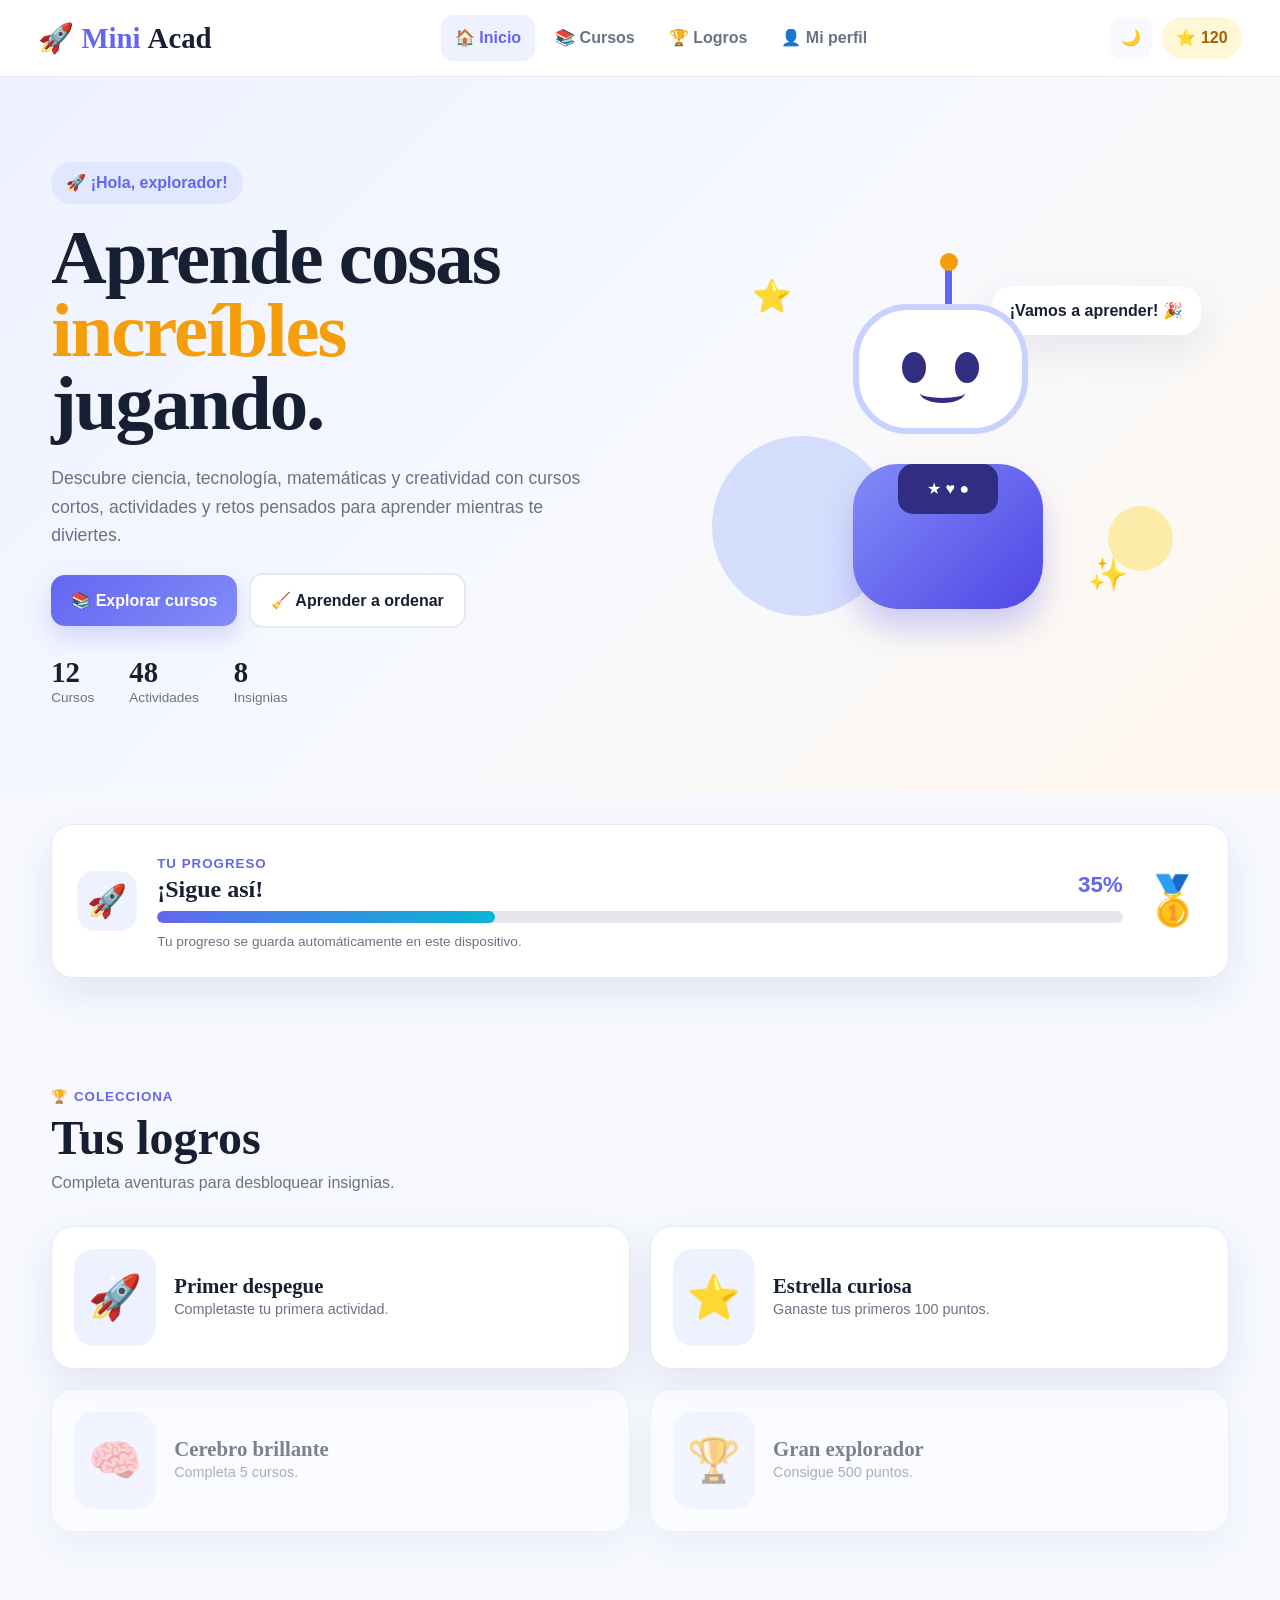
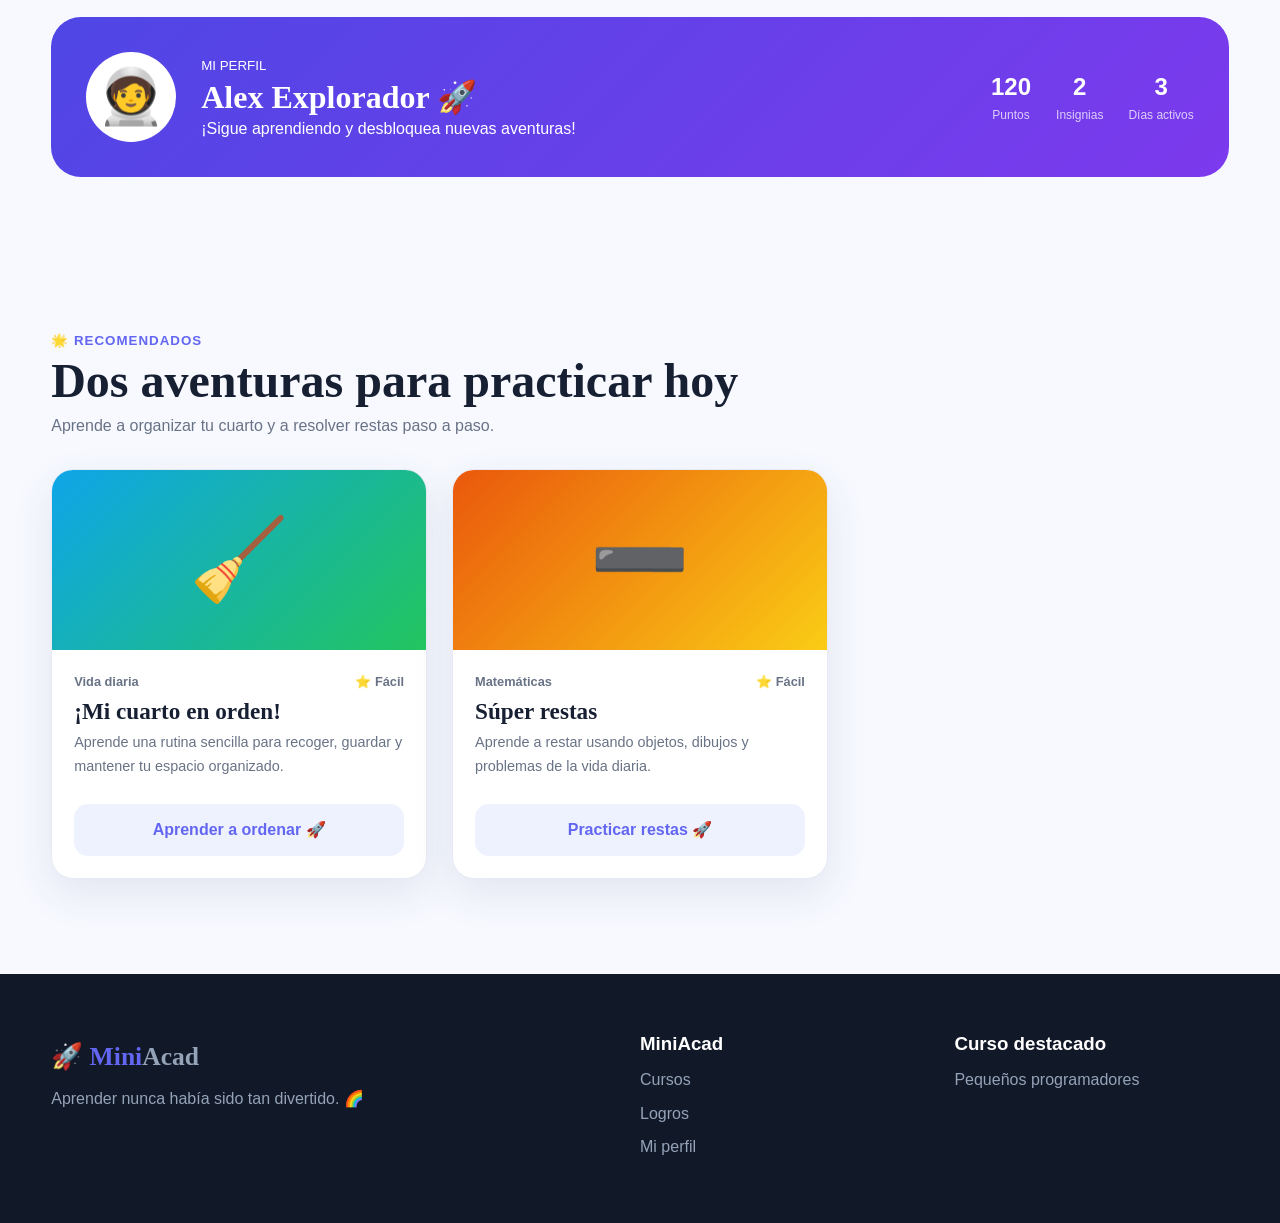
<file: index.html>
<!DOCTYPE html>
<html lang="es">
<head>
  <meta charset="UTF-8">
  <meta name="viewport" content="width=device-width, initial-scale=1.0">
  <title>MiniAcad | Aprende jugando</title>
  <link rel="icon" type="image/png" href="favicon.png">
  <link rel="stylesheet" href="styles.css">
</head>
<body>
<header class="navbar">
  <div class="nav-container">
    <a class="logo" href="index.html"><span>🚀</span><strong>Mini</strong>Acad</a>
    <nav class="nav-links">
      <a class="active" href="index.html">🏠 Inicio</a>
      <a href="cursos.html">📚 Cursos</a>
      <a href="index.html#logros">🏆 Logros</a>
      <a href="index.html#perfil">👤 Mi perfil</a>
    </nav>
    <div class="nav-actions">
      <button class="icon-button" id="themeButton" title="Cambiar tema">🌙</button>
      <span class="points-button">⭐ <span id="pointsCounter">120</span></span>
    </div>
  </div>
</header>

<main>
  <section class="hero">
    <div class="container hero-grid">
      <div>
        <span class="welcome-badge">🚀 ¡Hola, explorador!</span>
        <h1>Aprende cosas <span class="highlight">increíbles</span> jugando.</h1>
        <p class="hero-description">Descubre ciencia, tecnología, matemáticas y creatividad con cursos cortos, actividades y retos pensados para aprender mientras te diviertes.</p>
        <div class="hero-buttons">
          <a class="primary-button" href="cursos.html">📚 Explorar cursos</a>
          <a class="secondary-button" href="ordenar-cuarto.html">🧹 Aprender a ordenar</a>
        </div>
        <div class="hero-stats">
          <div><strong>12</strong><span>Cursos</span></div>
          <div><strong>48</strong><span>Actividades</span></div>
          <div><strong>8</strong><span>Insignias</span></div>
        </div>
      </div>
      <div class="hero-illustration">
        <div class="planet p1"></div><div class="planet p2"></div>
        <div class="floating-star s1">⭐</div><div class="floating-star s2">✨</div>
        <div class="robot">
          <div class="antenna"></div>
          <div class="robot-head">
            <i class="eye e1"></i><i class="eye e2"></i><i class="mouth"></i>
          </div>
          <div class="robot-body"><div class="robot-panel">★ ♥ ●</div></div>
        </div>
        <div class="speech-bubble">¡Vamos a aprender! 🎉</div>
      </div>
    </div>
  </section>

  <section class="progress-section">
    <div class="container">
      <div class="progress-card">
        <div class="progress-icon">🚀</div>
        <div>
          <div class="progress-title"><div><small>TU PROGRESO</small><h2>¡Sigue así!</h2></div><strong id="progressPercentage">35%</strong></div>
          <div class="progress-bar"><span id="mainProgress" style="width:35%"></span></div>
          <p>Tu progreso se guarda automáticamente en este dispositivo.</p>
        </div>
        <div class="progress-medal">🥇</div>
      </div>
    </div>
  </section>

  <section class="section" id="logros">
    <div class="container">
      <div class="section-heading"><small>🏆 COLECCIONA</small><h2>Tus logros</h2><p>Completa aventuras para desbloquear insignias.</p></div>
      <div class="achievements-grid">
        <article class="achievement"><span>🚀</span><div><h3>Primer despegue</h3><p>Completaste tu primera actividad.</p></div></article>
        <article class="achievement"><span>⭐</span><div><h3>Estrella curiosa</h3><p>Ganaste tus primeros 100 puntos.</p></div></article>
        <article class="achievement locked"><span>🧠</span><div><h3>Cerebro brillante</h3><p>Completa 5 cursos.</p></div></article>
        <article class="achievement locked"><span>🏆</span><div><h3>Gran explorador</h3><p>Consigue 500 puntos.</p></div></article>
      </div>
    </div>
  </section>

  <section class="section profile-section" id="perfil">
    <div class="container profile-card">
      <div class="avatar">🧑‍🚀</div>
      <div><small>MI PERFIL</small><h2>Alex Explorador 🚀</h2><p>¡Sigue aprendiendo y desbloquea nuevas aventuras!</p></div>
      <div class="profile-stats"><div><strong id="profilePoints">120</strong><span>Puntos</span></div><div><strong>2</strong><span>Insignias</span></div><div><strong>3</strong><span>Días activos</span></div></div>
    </div>
  </section>
<section class="section"><div class="container"><div class="section-heading"><small>🌟 RECOMENDADOS</small><h2>Dos aventuras para practicar hoy</h2><p>Aprende a organizar tu cuarto y a resolver restas paso a paso.</p></div><div class="courses-grid"><article class="course-card"><div class="course-image life"><span>🧹</span></div><div class="course-content"><div class="course-meta"><span>Vida diaria</span><span>⭐ Fácil</span></div><h3>¡Mi cuarto en orden!</h3><p>Aprende una rutina sencilla para recoger, guardar y mantener tu espacio organizado.</p><a class="course-button" href="ordenar-cuarto.html">Aprender a ordenar 🚀</a></div></article><article class="course-card"><div class="course-image math"><span>➖</span></div><div class="course-content"><div class="course-meta"><span>Matemáticas</span><span>⭐ Fácil</span></div><h3>Súper restas</h3><p>Aprende a restar usando objetos, dibujos y problemas de la vida diaria.</p><a class="course-button" href="super-restas.html">Practicar restas 🚀</a></div></article></div></div></section></main>

<footer class="footer">
  <div class="container footer-grid">
    <div><a class="logo footer-logo" href="index.html">🚀 <strong>Mini</strong>Acad</a><p>Aprender nunca había sido tan divertido. 🌈</p></div>
    <div><h3>MiniAcad</h3><a href="cursos.html">Cursos</a><a href="index.html#logros">Logros</a><a href="index.html#perfil">Mi perfil</a></div>
    <div><h3>Curso destacado</h3><a href="curso-programadores.html">Pequeños programadores</a></div>
  </div>
</footer>
<script src="app.js"></script>
</body>
</html>
</file>
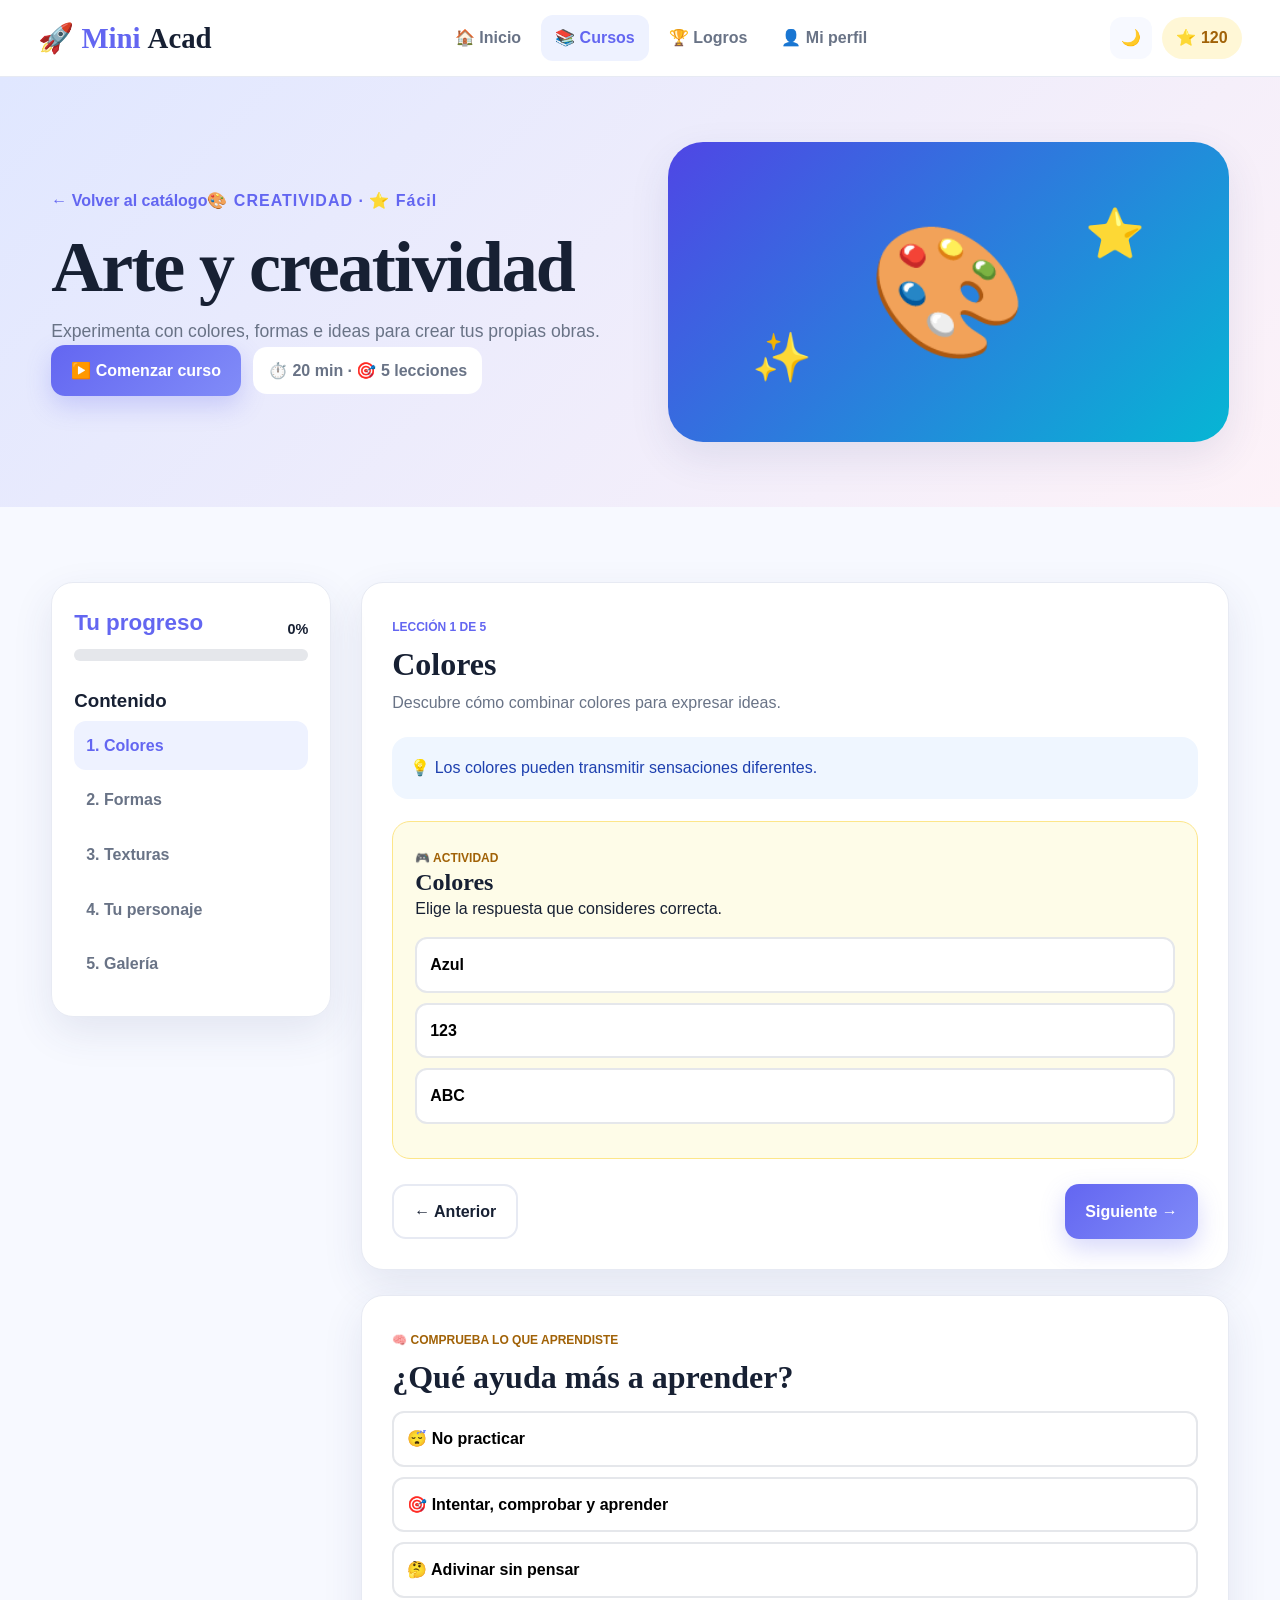
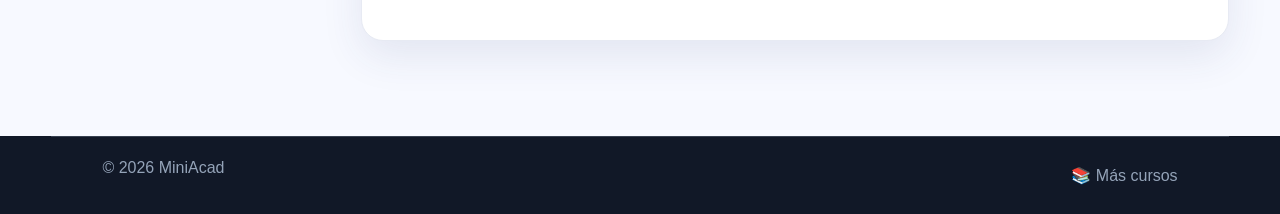
<file: arte-creatividad.html>
<!DOCTYPE html>
<html lang="es">
    <head>
        <meta charset="UTF-8">
        <meta name="viewport" content="width=device-width, initial-scale=1.0">
        <title>MiniAcad | Arte y creatividad</title>
        <link rel="icon" type="image/png" href="favicon.png">
        <link rel="stylesheet" href="styles.css">
    </head>
<body><header class="navbar"><div class="nav-container"><a class="logo" href="index.html">🚀 <strong>Mini</strong>Acad</a>
<nav class="nav-links"><a href="index.html">🏠 Inicio</a><a class="active" href="cursos.html">📚 Cursos</a><a href="index.html#logros">🏆 Logros</a><a href="index.html#perfil">👤 Mi perfil</a></nav>
<div class="nav-actions"><button class="icon-button" id="themeButton">🌙</button><span class="points-button">⭐ <span id="pointsCounter">120</span></span></div></div></header>
<main><section class="course-detail-hero"><div class="container detail-hero-grid"><div><a class="back-link" href="cursos.html">← Volver al catálogo</a><span class="course-label">🎨 CREATIVIDAD · ⭐ Fácil</span><h1>Arte y creatividad</h1><p>Experimenta con colores, formas e ideas para crear tus propias obras.</p><div class="hero-buttons"><button class="primary-button" id="startLearning">▶️ Comenzar curso</button><span class="course-pill">⏱️ 20 min · 🎯 5 lecciones</span></div></div>
<div class="detail-illustration">🎨<span>⭐</span><span>✨</span></div></div></section>
<section class="section"><div class="container detail-layout"><aside class="course-sidebar"><div class="sidebar-progress"><div class="progress-title"><strong>Tu progreso</strong><b id="courseProgressText">0%</b></div><div class="progress-bar"><span id="courseProgressBar" style="width:0%"></span></div></div><h3>Contenido</h3><button class="lesson-nav active" data-lesson="1">1. Colores</button><button class="lesson-nav " data-lesson="2">2. Formas</button><button class="lesson-nav " data-lesson="3">3. Texturas</button><button class="lesson-nav " data-lesson="4">4. Tu personaje</button><button class="lesson-nav " data-lesson="5">5. Galería</button></aside>
<div class="lesson-area"><article class="lesson-card" id="lessonCard"><span class="lesson-number" id="lessonNumber">LECCIÓN 1 DE 5</span><h2 id="lessonTitle"></h2><p id="lessonText"></p><div class="concept-box" id="conceptBox"></div>
<div class="activity-box"><span>🎮 ACTIVIDAD</span><h3 id="activityTitle"></h3><p id="activityText"></p><div class="answer-grid" id="answerGrid"></div><div class="question-result" id="questionResult"></div></div>
<div class="lesson-actions"><button class="secondary-button" id="prevLesson">← Anterior</button><button class="primary-button" id="nextLesson">Siguiente →</button></div></article>
<section class="question-card"><span>🧠 COMPRUEBA LO QUE APRENDISTE</span><h2>¿Qué ayuda más a aprender?</h2><div class="quiz-options"><button class="quiz-option" data-correct="false">😴 No practicar</button><button class="quiz-option" data-correct="true">🎯 Intentar, comprobar y aprender</button><button class="quiz-option" data-correct="false">🤔 Adivinar sin pensar</button></div><p class="quiz-feedback" id="quizFeedback"></p></section></div></div></section></main>
<footer class="footer"><div class="container footer-bottom"><span>© 2026 MiniAcad</span><a href="cursos.html">📚 Más cursos</a></div></footer>
<script>window.MINIACAD_COURSE={"slug": "arte-creatividad", "title": "Arte y creatividad", "lessons": [["Colores", "Descubre cómo combinar colores para expresar ideas.", "💡 Los colores pueden transmitir sensaciones diferentes.", ["Azul", "123", "ABC"]], ["Formas", "Círculos, cuadrados y triángulos aparecen en muchas creaciones.", "💡 Las formas son bloques para construir dibujos.", ["⚪", "123", "ABC"]], ["Texturas", "Puedes crear texturas con líneas, puntos y trazos.", "💡 Experimentar es parte de crear.", ["〰️", "123", "ABC"]], ["Tu personaje", "Combina formas y colores para inventar un personaje.", "💡 No existe una única forma correcta de imaginar.", ["🤖 Robot", "123", "000"]], ["Galería", "Presenta tu creación y explica qué imaginaste.", "🏆 ¡Comparte tu idea con orgullo!", ["Mostrar mi dibujo", "Esconderlo", "No terminarlo"]]]};</script><script src="app.js"></script></body></html>
</file>
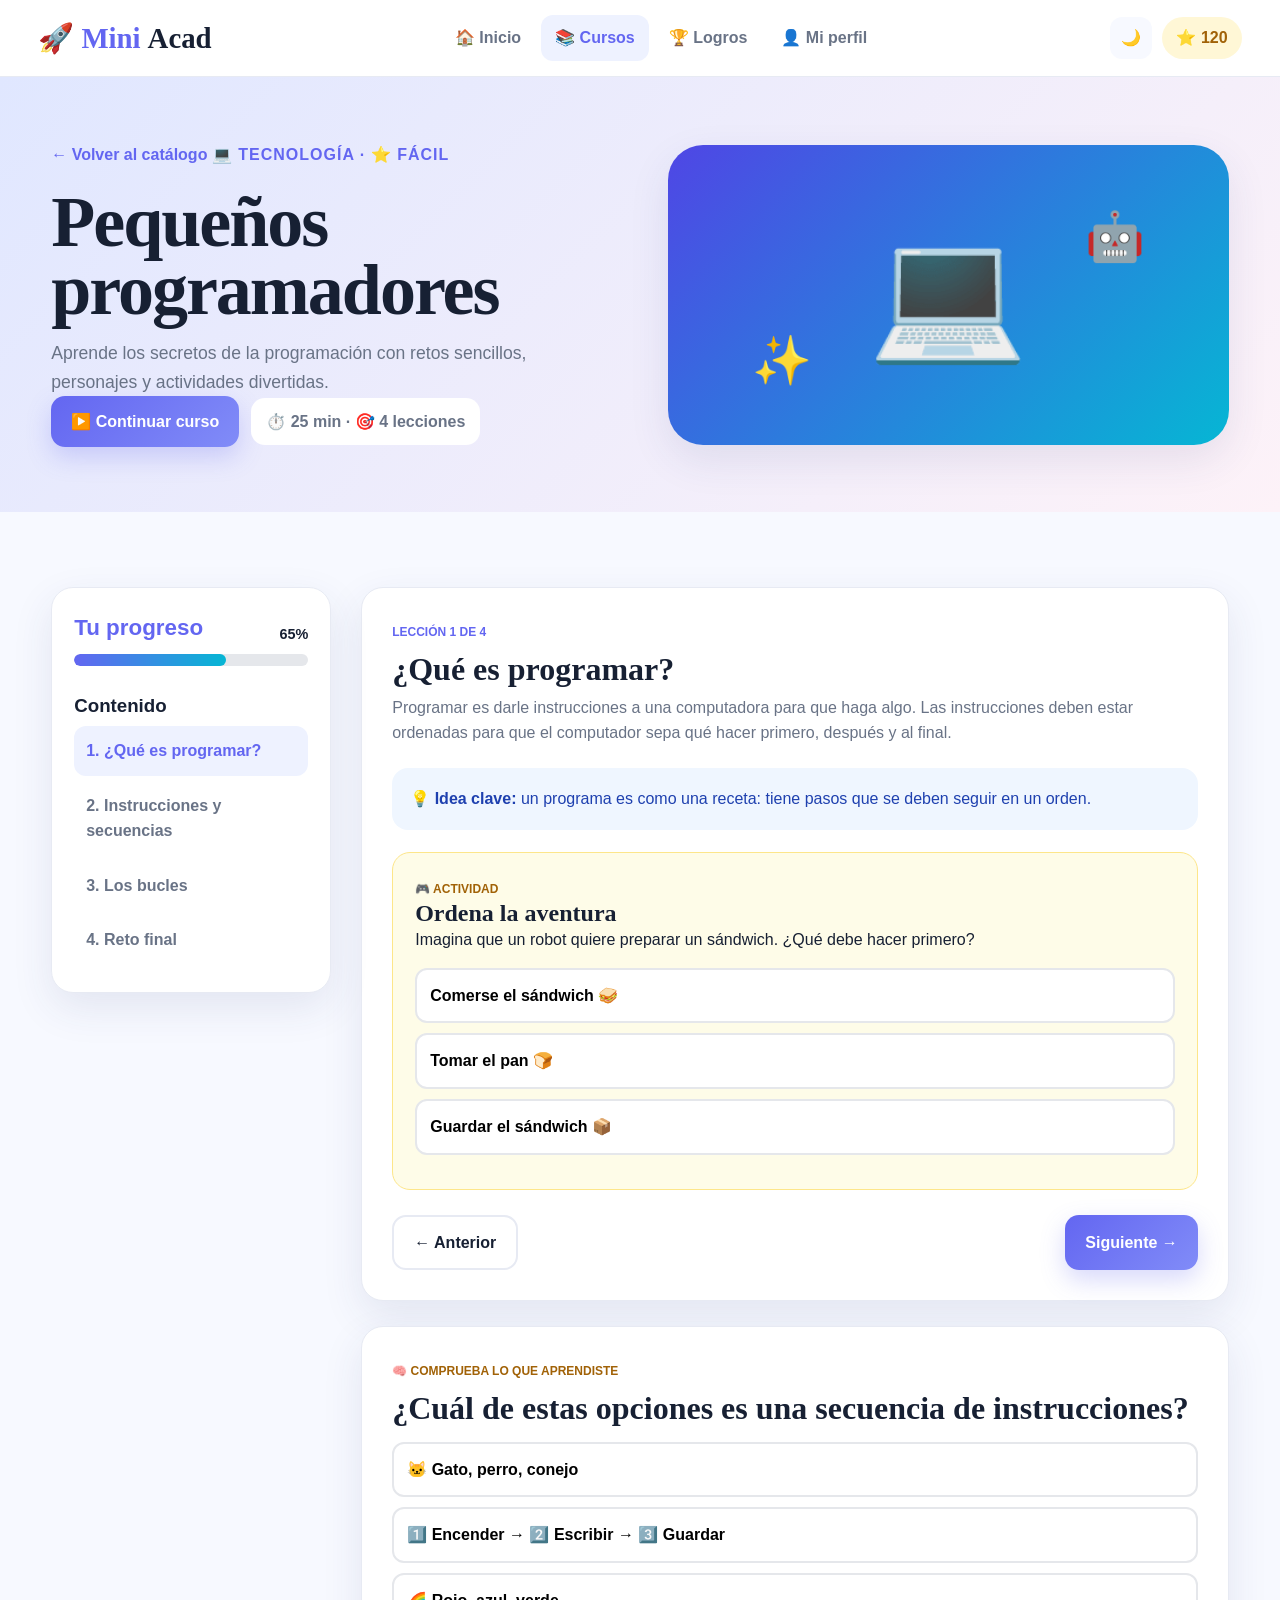
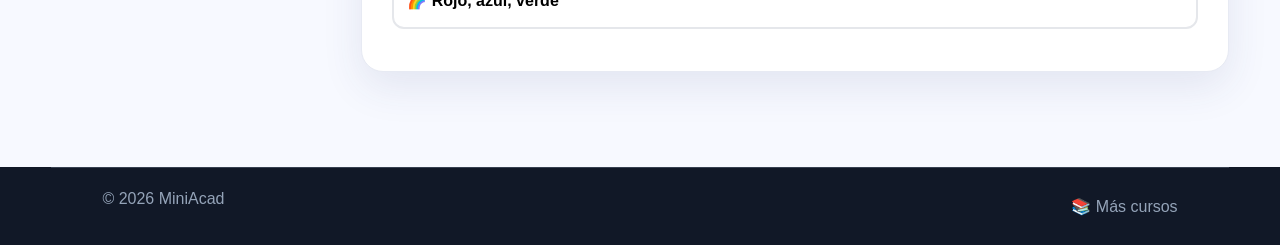
<file: curso-programadores.html>
<!DOCTYPE html>
<html lang="es">
<head>
  <meta charset="UTF-8">
  <meta name="viewport" content="width=device-width, initial-scale=1.0">
  <title>MiniAcad | Pequeños programadores</title>
  <link rel="icon" type="image/png" href="favicon.png">
  <link rel="stylesheet" href="styles.css">
</head>
<body>
<header class="navbar">
  <div class="nav-container">
    <a class="logo" href="index.html"><span>🚀</span><strong>Mini</strong>Acad</a>
    <nav class="nav-links">
      <a href="index.html">🏠 Inicio</a><a class="active" href="cursos.html">📚 Cursos</a>
      <a href="index.html#logros">🏆 Logros</a><a href="index.html#perfil">👤 Mi perfil</a>
    </nav>
    <div class="nav-actions"><button class="icon-button" id="themeButton">🌙</button><span class="points-button">⭐ <span id="pointsCounter">120</span></span></div>
  </div>
</header>

<main>
<section class="course-detail-hero">
  <div class="container detail-hero-grid">
    <div>
      <a class="back-link" href="cursos.html">← Volver al catálogo</a>
      <span class="course-label">💻 TECNOLOGÍA · ⭐ FÁCIL</span>
      <h1>Pequeños programadores</h1>
      <p>Aprende los secretos de la programación con retos sencillos, personajes y actividades divertidas.</p>
      <div class="hero-buttons"><button class="primary-button" id="startLearning">▶️ Continuar curso</button><span class="course-pill">⏱️ 25 min · 🎯 4 lecciones</span></div>
    </div>
    <div class="detail-illustration">💻<span>🤖</span><span>✨</span></div>
  </div>
</section>

<section class="section">
  <div class="container detail-layout">
    <aside class="course-sidebar">
      <div class="sidebar-progress"><div class="progress-title"><strong>Tu progreso</strong><b id="courseProgressText">65%</b></div><div class="progress-bar"><span id="courseProgressBar" style="width:65%"></span></div></div>
      <h3>Contenido</h3>
      <button class="lesson-nav active" data-lesson="1">1. ¿Qué es programar?</button>
      <button class="lesson-nav" data-lesson="2">2. Instrucciones y secuencias</button>
      <button class="lesson-nav" data-lesson="3">3. Los bucles</button>
      <button class="lesson-nav" data-lesson="4">4. Reto final</button>
    </aside>

    <div class="lesson-area">
      <article class="lesson-card" id="lessonCard">
        <span class="lesson-number" id="lessonNumber">LECCIÓN 1 DE 4</span>
        <h2 id="lessonTitle">¿Qué es programar?</h2>
        <p id="lessonText">Programar es darle instrucciones a una computadora para que haga algo. Las instrucciones deben estar ordenadas para que el computador sepa qué hacer primero, después y al final.</p>
        <div class="concept-box" id="conceptBox">💡 <strong>Idea clave:</strong> un programa es como una receta: tiene pasos que se deben seguir en un orden.</div>
        <div class="activity-box">
          <span>🎮 ACTIVIDAD</span>
          <h3 id="activityTitle">Ordena la aventura</h3>
          <p id="activityText">Imagina que un robot quiere preparar un sándwich. ¿Qué debe hacer primero?</p>
          <div class="answer-grid" id="answerGrid">
            <button data-answer="wrong">Comerse el sándwich 🥪</button>
            <button data-answer="correct">Tomar el pan 🍞</button>
            <button data-answer="wrong">Guardar el sándwich 📦</button>
          </div>
          <div class="question-result" id="questionResult"></div>
        </div>
        <div class="lesson-actions">
          <button class="secondary-button" id="prevLesson">← Anterior</button>
          <button class="primary-button" id="nextLesson">Siguiente →</button>
        </div>
      </article>

      <section class="question-card">
        <span>🧠 COMPRUEBA LO QUE APRENDISTE</span>
        <h2>¿Cuál de estas opciones es una secuencia de instrucciones?</h2>
        <div class="quiz-options">
          <button class="quiz-option" data-correct="false">🐱 Gato, perro, conejo</button>
          <button class="quiz-option" data-correct="true">1️⃣ Encender → 2️⃣ Escribir → 3️⃣ Guardar</button>
          <button class="quiz-option" data-correct="false">🌈 Rojo, azul, verde</button>
        </div>
        <p class="quiz-feedback" id="quizFeedback"></p>
      </section>
    </div>
  </div>
</section>
</main>

<footer class="footer"><div class="container footer-bottom"><span>© 2026 MiniAcad</span><a href="cursos.html">📚 Más cursos</a></div></footer>
<script src="app.js"></script>
</body>
</html>
</file>
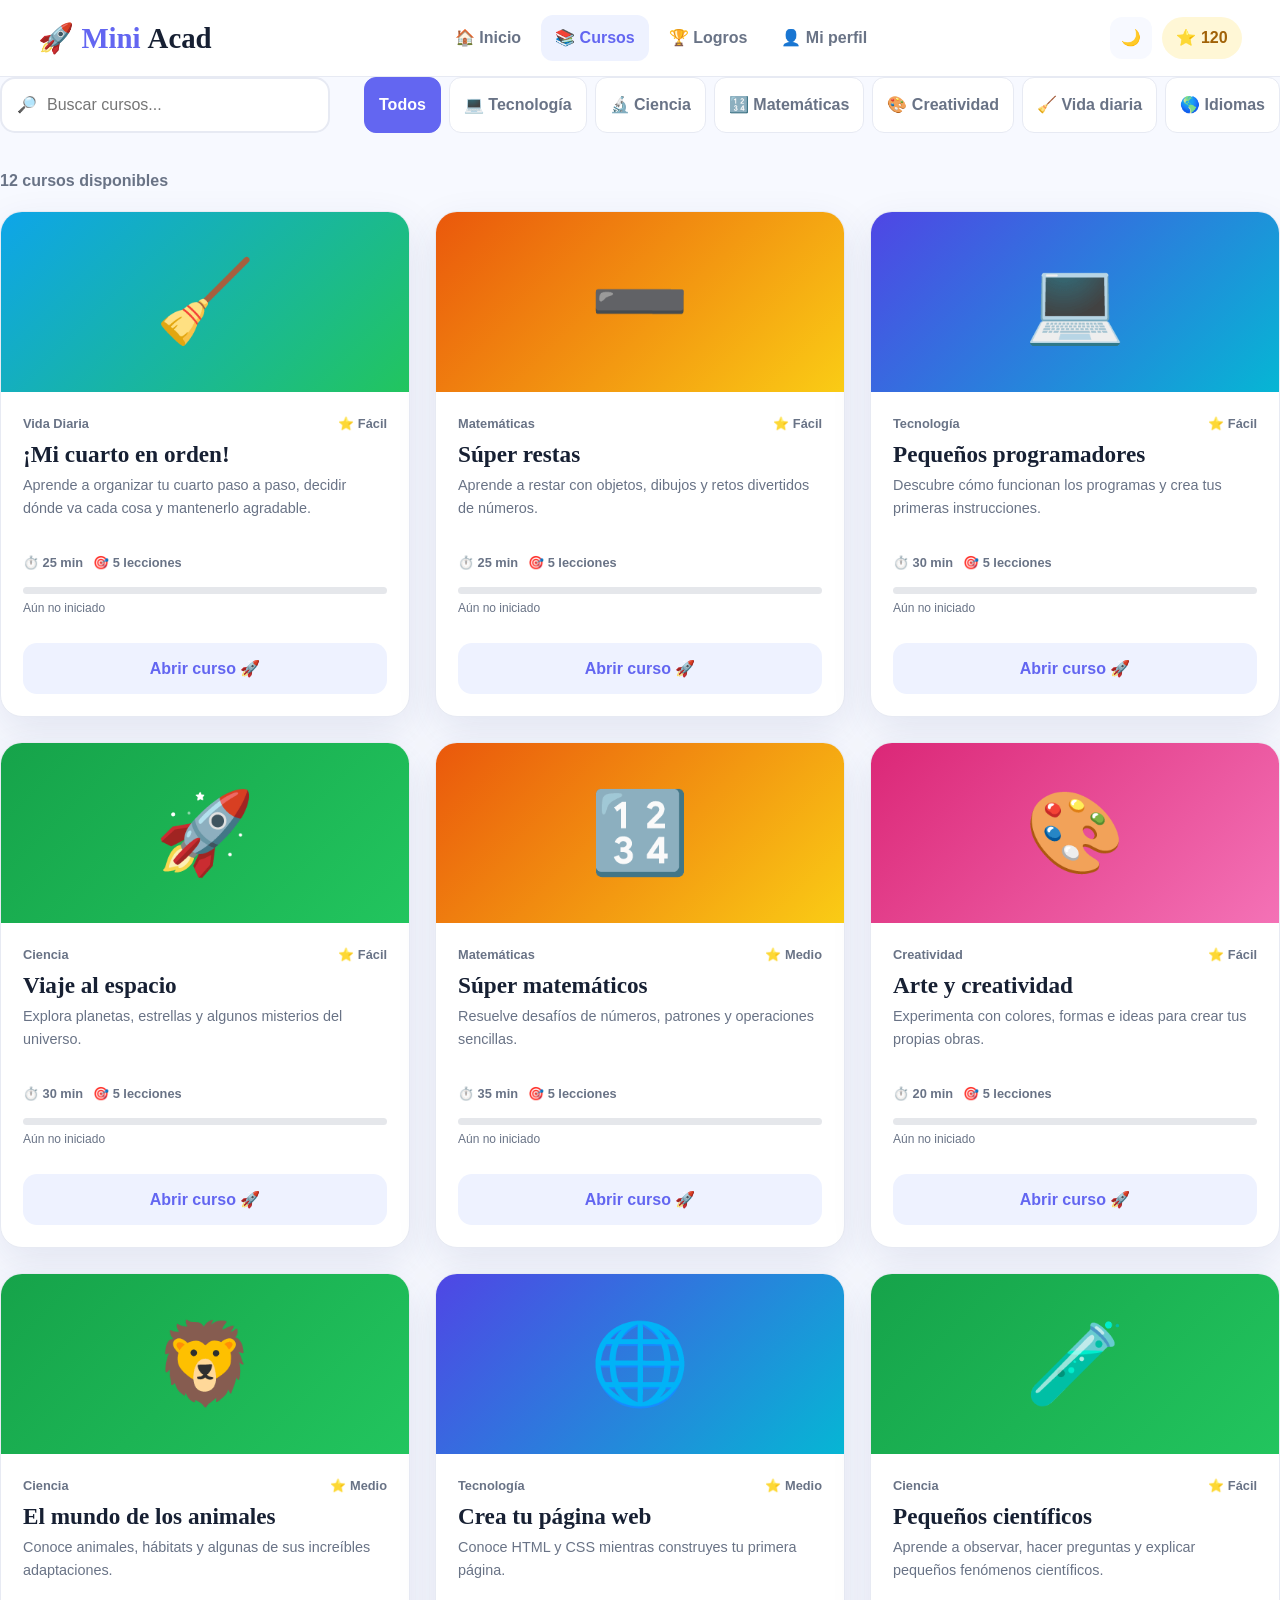
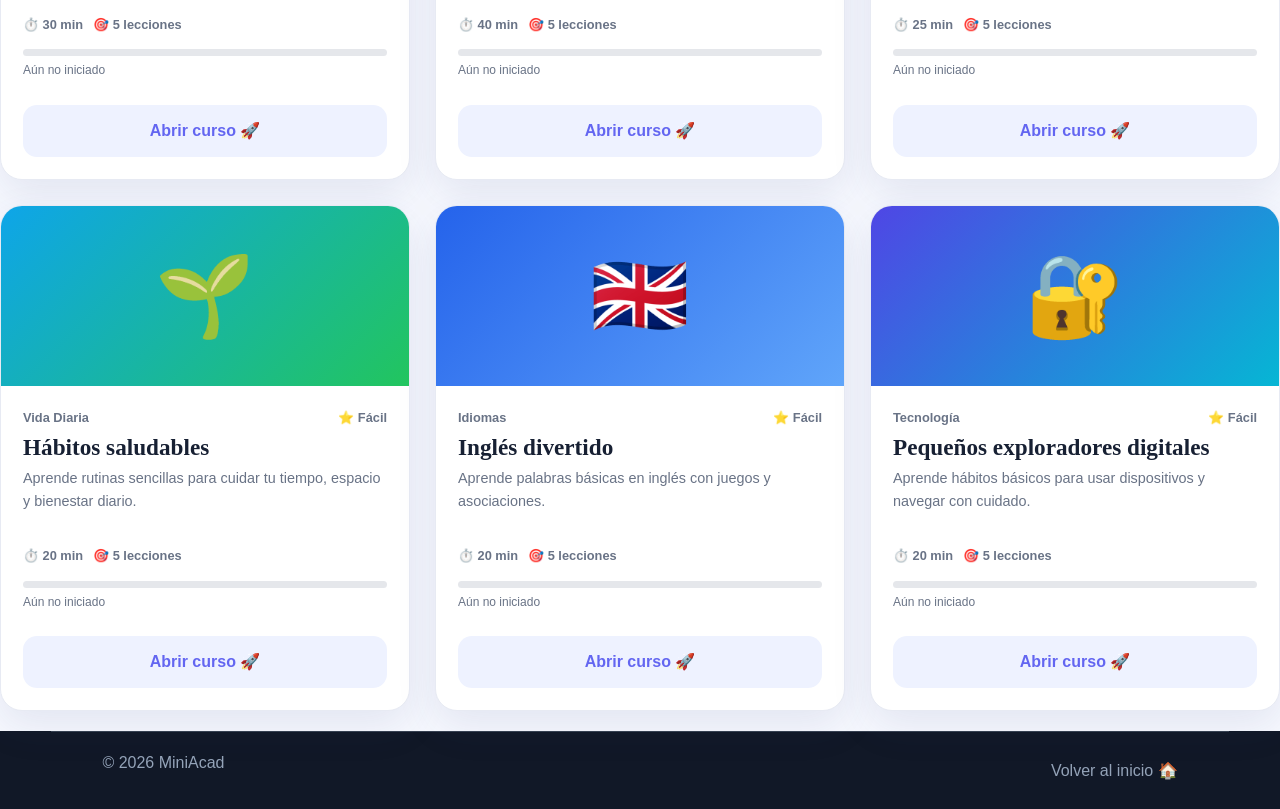
<file: cursos.html>
<!DOCTYPE html>
<html lang="es">
    <head>
        <meta charset="UTF-8">
        <meta name="viewport" content="width=device-width, initial-scale=1.0">
        <title>MiniAcad | Catálogo</title>
        <link rel="icon" type="image/png" href="favicon.png">
        <link rel="stylesheet" href="styles.css">
    </head>
<body>
    <header class="navbar">
        <div class="nav-container">
            <a class="logo" href="index.html">🚀 <strong>Mini</strong>Acad</a>
            <nav class="nav-links">
                <a href="index.html">🏠 Inicio</a>
                <a class="active" href="cursos.html">📚 Cursos</a>
                <a href="index.html#logros">🏆 Logros</a>
                <a href="index.html#perfil">👤 Mi perfil</a>
            </nav>
            <div class="nav-actions">
                <button class="icon-button" id="themeButton" title="Cambiar tema">🌙</button>
                <span class="points-button">⭐ <span id="pointsCounter">120</span></span>
            </div>
        </div>
    </header>
<div class="course-tools"><label class="search-box">🔎 <input id="searchInput" type="search" placeholder="Buscar cursos..."></label>
<div class="filter-group"><button class="filter-button active" data-category="todos">Todos</button><button class="filter-button" data-category="tecnología">💻 Tecnología</button><button class="filter-button" data-category="ciencia">🔬 Ciencia</button><button class="filter-button" data-category="matemáticas">🔢 Matemáticas</button><button class="filter-button" data-category="creatividad">🎨 Creatividad</button><button class="filter-button" data-category="vida diaria">🧹 Vida diaria</button><button class="filter-button" data-category="idiomas">🌎 Idiomas</button></div></div>
<p class="catalog-count" id="catalogCount">12 cursos disponibles</p><div class="courses-grid"><article class="course-card" data-category="vida diaria" data-title="¡mi cuarto en orden!">
<div class="course-image life"><span>🧹</span></div>
<div class="course-content"><div class="course-meta"><span>Vida Diaria</span><span>⭐ Fácil</span></div>
<h3>¡Mi cuarto en orden!</h3><p>Aprende a organizar tu cuarto paso a paso, decidir dónde va cada cosa y mantenerlo agradable.</p><div class="course-details"><span>⏱️ 25 min</span><span>🎯 5 lecciones</span></div>
<div class="course-progress"><div class="mini-progress"><span style="width:0%"></span></div><small>Aún no iniciado</small></div>
<a class="course-button" href="ordenar-cuarto.html">Abrir curso 🚀</a></div></article><article class="course-card" data-category="matemáticas" data-title="súper restas">
<div class="course-image math"><span>➖</span></div>
<div class="course-content"><div class="course-meta"><span>Matemáticas</span><span>⭐ Fácil</span></div>
<h3>Súper restas</h3><p>Aprende a restar con objetos, dibujos y retos divertidos de números.</p><div class="course-details"><span>⏱️ 25 min</span><span>🎯 5 lecciones</span></div>
<div class="course-progress"><div class="mini-progress"><span style="width:0%"></span></div><small>Aún no iniciado</small></div>
<a class="course-button" href="super-restas.html">Abrir curso 🚀</a></div></article><article class="course-card" data-category="tecnología" data-title="pequeños programadores">
<div class="course-image technology"><span>💻</span></div>
<div class="course-content"><div class="course-meta"><span>Tecnología</span><span>⭐ Fácil</span></div>
<h3>Pequeños programadores</h3><p>Descubre cómo funcionan los programas y crea tus primeras instrucciones.</p><div class="course-details"><span>⏱️ 30 min</span><span>🎯 5 lecciones</span></div>
<div class="course-progress"><div class="mini-progress"><span style="width:0%"></span></div><small>Aún no iniciado</small></div>
<a class="course-button" href="pequenos-programadores.html">Abrir curso 🚀</a></div></article><article class="course-card" data-category="ciencia" data-title="viaje al espacio">
<div class="course-image science"><span>🚀</span></div>
<div class="course-content"><div class="course-meta"><span>Ciencia</span><span>⭐ Fácil</span></div>
<h3>Viaje al espacio</h3><p>Explora planetas, estrellas y algunos misterios del universo.</p><div class="course-details"><span>⏱️ 30 min</span><span>🎯 5 lecciones</span></div>
<div class="course-progress"><div class="mini-progress"><span style="width:0%"></span></div><small>Aún no iniciado</small></div>
<a class="course-button" href="viaje-al-espacio.html">Abrir curso 🚀</a></div></article><article class="course-card" data-category="matemáticas" data-title="súper matemáticos">
<div class="course-image math"><span>🔢</span></div>
<div class="course-content"><div class="course-meta"><span>Matemáticas</span><span>⭐ Medio</span></div>
<h3>Súper matemáticos</h3><p>Resuelve desafíos de números, patrones y operaciones sencillas.</p><div class="course-details"><span>⏱️ 35 min</span><span>🎯 5 lecciones</span></div>
<div class="course-progress"><div class="mini-progress"><span style="width:0%"></span></div><small>Aún no iniciado</small></div>
<a class="course-button" href="super-matematicos.html">Abrir curso 🚀</a></div></article><article class="course-card" data-category="creatividad" data-title="arte y creatividad">
<div class="course-image creativity"><span>🎨</span></div>
<div class="course-content"><div class="course-meta"><span>Creatividad</span><span>⭐ Fácil</span></div>
<h3>Arte y creatividad</h3><p>Experimenta con colores, formas e ideas para crear tus propias obras.</p><div class="course-details"><span>⏱️ 20 min</span><span>🎯 5 lecciones</span></div>
<div class="course-progress"><div class="mini-progress"><span style="width:0%"></span></div><small>Aún no iniciado</small></div>
<a class="course-button" href="arte-creatividad.html">Abrir curso 🚀</a></div></article><article class="course-card" data-category="ciencia" data-title="el mundo de los animales">
<div class="course-image science"><span>🦁</span></div>
<div class="course-content"><div class="course-meta"><span>Ciencia</span><span>⭐ Medio</span></div>
<h3>El mundo de los animales</h3><p>Conoce animales, hábitats y algunas de sus increíbles adaptaciones.</p><div class="course-details"><span>⏱️ 30 min</span><span>🎯 5 lecciones</span></div>
<div class="course-progress"><div class="mini-progress"><span style="width:0%"></span></div><small>Aún no iniciado</small></div>
<a class="course-button" href="mundo-animales.html">Abrir curso 🚀</a></div></article><article class="course-card" data-category="tecnología" data-title="crea tu página web">
<div class="course-image technology"><span>🌐</span></div>
<div class="course-content"><div class="course-meta"><span>Tecnología</span><span>⭐ Medio</span></div>
<h3>Crea tu página web</h3><p>Conoce HTML y CSS mientras construyes tu primera página.</p><div class="course-details"><span>⏱️ 40 min</span><span>🎯 5 lecciones</span></div>
<div class="course-progress"><div class="mini-progress"><span style="width:0%"></span></div><small>Aún no iniciado</small></div>
<a class="course-button" href="crea-pagina-web.html">Abrir curso 🚀</a></div></article><article class="course-card" data-category="ciencia" data-title="pequeños científicos">
<div class="course-image science"><span>🧪</span></div>
<div class="course-content"><div class="course-meta"><span>Ciencia</span><span>⭐ Fácil</span></div>
<h3>Pequeños científicos</h3><p>Aprende a observar, hacer preguntas y explicar pequeños fenómenos científicos.</p><div class="course-details"><span>⏱️ 25 min</span><span>🎯 5 lecciones</span></div>
<div class="course-progress"><div class="mini-progress"><span style="width:0%"></span></div><small>Aún no iniciado</small></div>
<a class="course-button" href="experimentos-ciencia.html">Abrir curso 🚀</a></div></article><article class="course-card" data-category="vida diaria" data-title="hábitos saludables">
<div class="course-image life"><span>🌱</span></div>
<div class="course-content"><div class="course-meta"><span>Vida Diaria</span><span>⭐ Fácil</span></div>
<h3>Hábitos saludables</h3><p>Aprende rutinas sencillas para cuidar tu tiempo, espacio y bienestar diario.</p><div class="course-details"><span>⏱️ 20 min</span><span>🎯 5 lecciones</span></div>
<div class="course-progress"><div class="mini-progress"><span style="width:0%"></span></div><small>Aún no iniciado</small></div>
<a class="course-button" href="habitos-saludables.html">Abrir curso 🚀</a></div></article><article class="course-card" data-category="idiomas" data-title="inglés divertido">
<div class="course-image language"><span>🇬🇧</span></div>
<div class="course-content"><div class="course-meta"><span>Idiomas</span><span>⭐ Fácil</span></div>
<h3>Inglés divertido</h3><p>Aprende palabras básicas en inglés con juegos y asociaciones.</p><div class="course-details"><span>⏱️ 20 min</span><span>🎯 5 lecciones</span></div>
<div class="course-progress"><div class="mini-progress"><span style="width:0%"></span></div><small>Aún no iniciado</small></div>
<a class="course-button" href="ingles-divertido.html">Abrir curso 🚀</a></div></article><article class="course-card" data-category="tecnología" data-title="pequeños exploradores digitales">
<div class="course-image technology"><span>🔐</span></div>
<div class="course-content"><div class="course-meta"><span>Tecnología</span><span>⭐ Fácil</span></div>
<h3>Pequeños exploradores digitales</h3><p>Aprende hábitos básicos para usar dispositivos y navegar con cuidado.</p><div class="course-details"><span>⏱️ 20 min</span><span>🎯 5 lecciones</span></div>
<div class="course-progress"><div class="mini-progress"><span style="width:0%"></span></div><small>Aún no iniciado</small></div>
<a class="course-button" href="seguridad-digital.html">Abrir curso 🚀</a></div></article></div><div class="empty-state" id="emptyState"><span>🔎</span><h2>No encontramos cursos</h2><p>Prueba otra palabra o categoría.</p></div></div></section></main>
<footer class="footer"><div class="container footer-bottom"><span>© 2026 MiniAcad</span><a href="index.html">Volver al inicio 🏠</a></div></footer><script src="app.js"></script></body></html>
</file>
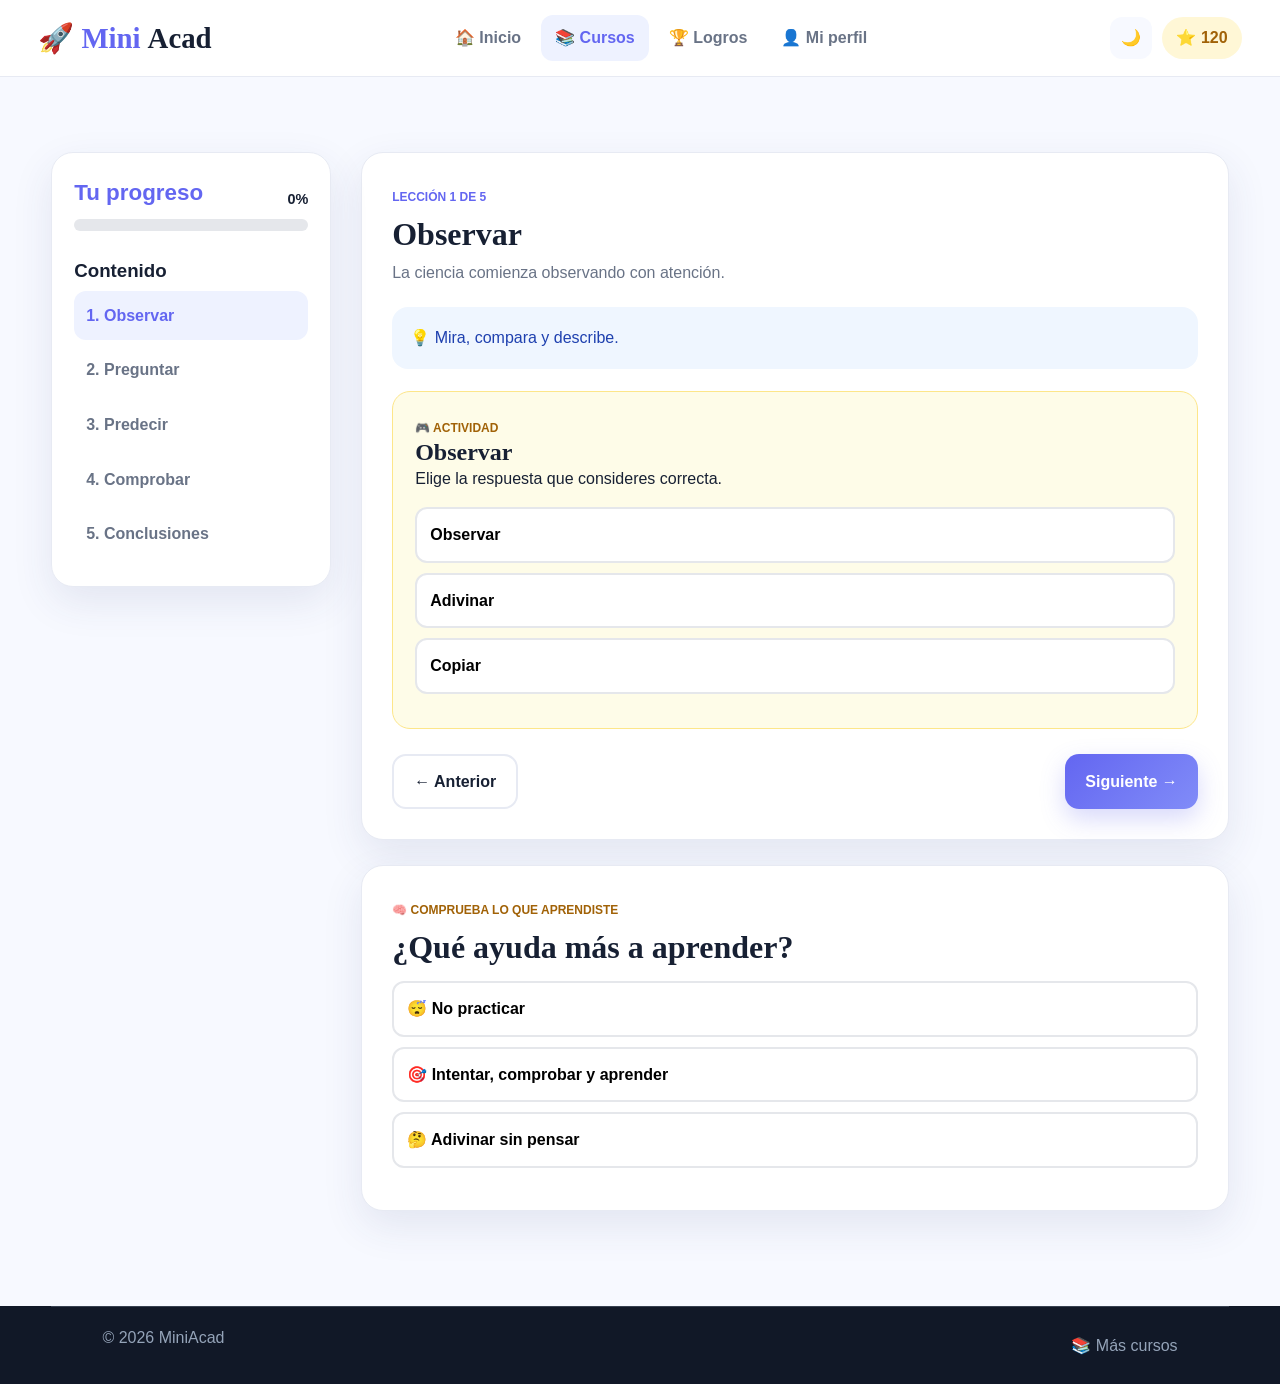
<file: experimentos-ciencia.html>
<!DOCTYPE html>
<html lang="es">
    <head>
        <meta charset="UTF-8">
        <meta name="viewport" content="width=device-width, initial-scale=1.0">
        <title>MiniAcad | Pequeños científicos</title>
        <link rel="icon" type="image/png" href="favicon.png">
        <link rel="stylesheet" href="styles.css">
    </head>
<body>
    <header class="navbar">
        <div class="nav-container">
            <a class="logo" href="index.html">🚀 <strong>Mini</strong>Acad</a>
            <nav class="nav-links">
                <a href="index.html">🏠 Inicio</a>
                <a class="active" href="cursos.html">📚 Cursos</a>
                <a href="index.html#logros">🏆 Logros</a>
                <a href="index.html#perfil">👤 Mi perfil</a>
            </nav>
            <div class="nav-actions">
                <button class="icon-button" id="themeButton" title="Cambiar tema">🌙</button>
                <span class="points-button">⭐ <span id="pointsCounter">120</span></span>
            </div>
        </div>
    </header>
<section class="section"><div class="container detail-layout"><aside class="course-sidebar"><div class="sidebar-progress"><div class="progress-title"><strong>Tu progreso</strong><b id="courseProgressText">0%</b></div><div class="progress-bar"><span id="courseProgressBar" style="width:0%"></span></div></div><h3>Contenido</h3><button class="lesson-nav active" data-lesson="1">1. Observar</button><button class="lesson-nav " data-lesson="2">2. Preguntar</button><button class="lesson-nav " data-lesson="3">3. Predecir</button><button class="lesson-nav " data-lesson="4">4. Comprobar</button><button class="lesson-nav " data-lesson="5">5. Conclusiones</button></aside>
<div class="lesson-area"><article class="lesson-card" id="lessonCard"><span class="lesson-number" id="lessonNumber">LECCIÓN 1 DE 5</span><h2 id="lessonTitle"></h2><p id="lessonText"></p><div class="concept-box" id="conceptBox"></div>
<div class="activity-box"><span>🎮 ACTIVIDAD</span><h3 id="activityTitle"></h3><p id="activityText"></p><div class="answer-grid" id="answerGrid"></div><div class="question-result" id="questionResult"></div></div>
<div class="lesson-actions"><button class="secondary-button" id="prevLesson">← Anterior</button><button class="primary-button" id="nextLesson">Siguiente →</button></div></article>
<section class="question-card"><span>🧠 COMPRUEBA LO QUE APRENDISTE</span><h2>¿Qué ayuda más a aprender?</h2><div class="quiz-options"><button class="quiz-option" data-correct="false">😴 No practicar</button><button class="quiz-option" data-correct="true">🎯 Intentar, comprobar y aprender</button><button class="quiz-option" data-correct="false">🤔 Adivinar sin pensar</button></div><p class="quiz-feedback" id="quizFeedback"></p></section></div></div></section></main>
<footer class="footer"><div class="container footer-bottom"><span>© 2026 MiniAcad</span><a href="cursos.html">📚 Más cursos</a></div></footer>
<script>window.MINIACAD_COURSE={"slug": "experimentos-ciencia", "title": "Pequeños científicos", "lessons": [["Observar", "La ciencia comienza observando con atención.", "💡 Mira, compara y describe.", ["Observar", "Adivinar", "Copiar"]], ["Preguntar", "Las preguntas ayudan a investigar.", "💡 Una buena pregunta se puede investigar.", ["¿Qué ocurre si...?", "¿Qué quiero comer?", "¿Cuál es mi color favorito?"]], ["Predecir", "Una predicción es una idea sobre lo que podría ocurrir.", "💡 Después puedes comprobarla.", ["Una idea comprobable", "Una respuesta al azar", "Un dibujo"]], ["Comprobar", "Haz una prueba segura y observa el resultado.", "💡 Comparar resultados ayuda a aprender.", ["Lo que observas", "Solo tu nombre", "Nada"]], ["Conclusiones", "Explica qué aprendiste a partir de tus observaciones.", "🏆 Piensa como científico.", ["Explicar lo observado", "Inventar datos", "No observar"]]]};</script><script src="app.js"></script></body></html>
</file>
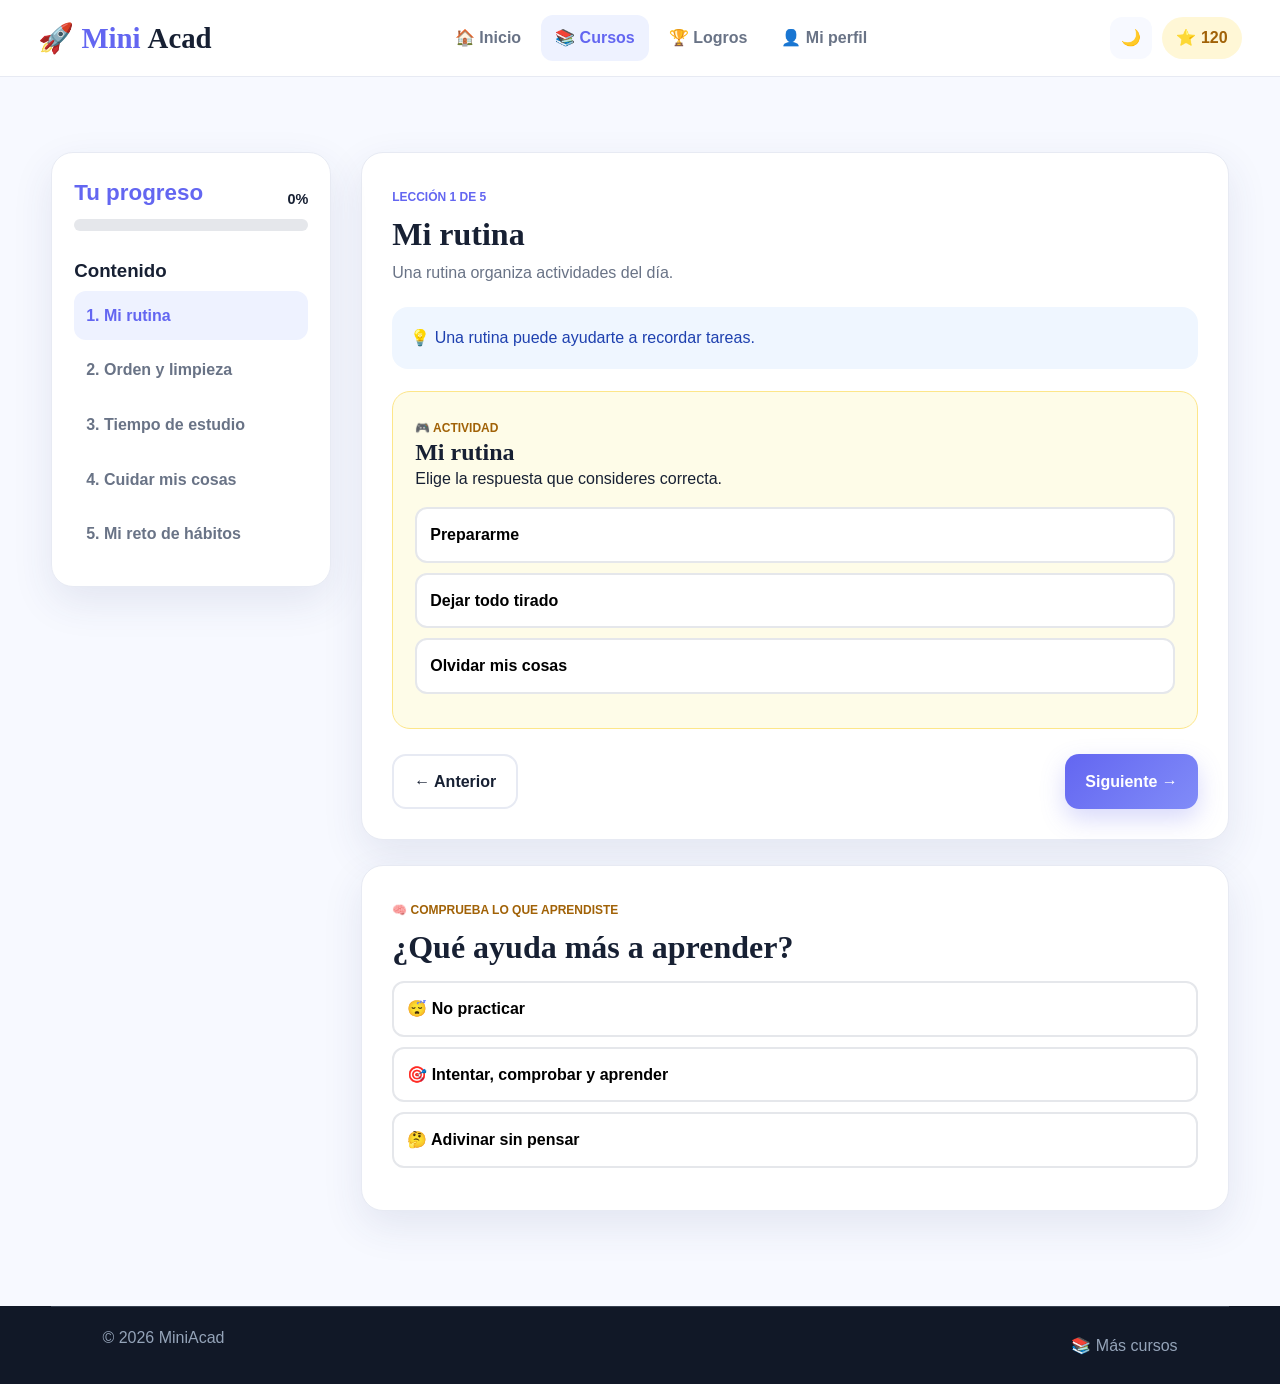
<file: habitos-saludables.html>
<!DOCTYPE html>
<html lang="es">
    <head>
        <meta charset="UTF-8">
        <meta name="viewport" content="width=device-width, initial-scale=1.0">
        <title>MiniAcad | Hábitos saludables</title>
        <link rel="icon" type="image/png" href="favicon.png">
        <link rel="stylesheet" href="styles.css">
    </head>
<body>
    <header class="navbar">
        <div class="nav-container">
            <a class="logo" href="index.html">🚀 <strong>Mini</strong>Acad</a>
            <nav class="nav-links">
                <a href="index.html">🏠 Inicio</a>
                <a class="active" href="cursos.html">📚 Cursos</a>
                <a href="index.html#logros">🏆 Logros</a>
                <a href="index.html#perfil">👤 Mi perfil</a>
            </nav>
            <div class="nav-actions">
                <button class="icon-button" id="themeButton" title="Cambiar tema">🌙</button>
                <span class="points-button">⭐ <span id="pointsCounter">120</span></span>
            </div>
        </div>
    </header>
<section class="section"><div class="container detail-layout"><aside class="course-sidebar"><div class="sidebar-progress"><div class="progress-title"><strong>Tu progreso</strong><b id="courseProgressText">0%</b></div><div class="progress-bar"><span id="courseProgressBar" style="width:0%"></span></div></div><h3>Contenido</h3><button class="lesson-nav active" data-lesson="1">1. Mi rutina</button><button class="lesson-nav " data-lesson="2">2. Orden y limpieza</button><button class="lesson-nav " data-lesson="3">3. Tiempo de estudio</button><button class="lesson-nav " data-lesson="4">4. Cuidar mis cosas</button><button class="lesson-nav " data-lesson="5">5. Mi reto de hábitos</button></aside>
<div class="lesson-area"><article class="lesson-card" id="lessonCard"><span class="lesson-number" id="lessonNumber">LECCIÓN 1 DE 5</span><h2 id="lessonTitle"></h2><p id="lessonText"></p><div class="concept-box" id="conceptBox"></div>
<div class="activity-box"><span>🎮 ACTIVIDAD</span><h3 id="activityTitle"></h3><p id="activityText"></p><div class="answer-grid" id="answerGrid"></div><div class="question-result" id="questionResult"></div></div>
<div class="lesson-actions"><button class="secondary-button" id="prevLesson">← Anterior</button><button class="primary-button" id="nextLesson">Siguiente →</button></div></article>
<section class="question-card"><span>🧠 COMPRUEBA LO QUE APRENDISTE</span><h2>¿Qué ayuda más a aprender?</h2><div class="quiz-options"><button class="quiz-option" data-correct="false">😴 No practicar</button><button class="quiz-option" data-correct="true">🎯 Intentar, comprobar y aprender</button><button class="quiz-option" data-correct="false">🤔 Adivinar sin pensar</button></div><p class="quiz-feedback" id="quizFeedback"></p></section></div></div></section></main>
<footer class="footer"><div class="container footer-bottom"><span>© 2026 MiniAcad</span><a href="cursos.html">📚 Más cursos</a></div></footer>
<script>window.MINIACAD_COURSE={"slug": "habitos-saludables", "title": "Hábitos saludables", "lessons": [["Mi rutina", "Una rutina organiza actividades del día.", "💡 Una rutina puede ayudarte a recordar tareas.", ["Prepararme", "Dejar todo tirado", "Olvidar mis cosas"]], ["Orden y limpieza", "Un espacio organizado facilita encontrar las cosas.", "💡 Ordenar también es una habilidad.", ["Guardarlo", "Dejarlo en el suelo", "Esconderlo"]], ["Tiempo de estudio", "Divide una tarea grande en pasos y haz descansos.", "💡 La organización ayuda a estudiar.", ["Una lista", "No planear", "Esperar"]], ["Cuidar mis cosas", "Cuidar objetos ayuda a que duren más.", "💡 Usa y guarda cada objeto adecuadamente.", ["Guardarlo", "Doblarlo", "Tirarlo"]], ["Mi reto de hábitos", "Elige una pequeña acción para practicar hoy.", "🏆 ¡Un hábito a la vez!", ["Practicar un hábito", "No intentarlo", "Olvidarlo"]]]};</script><script src="app.js"></script></body></html>
</file>
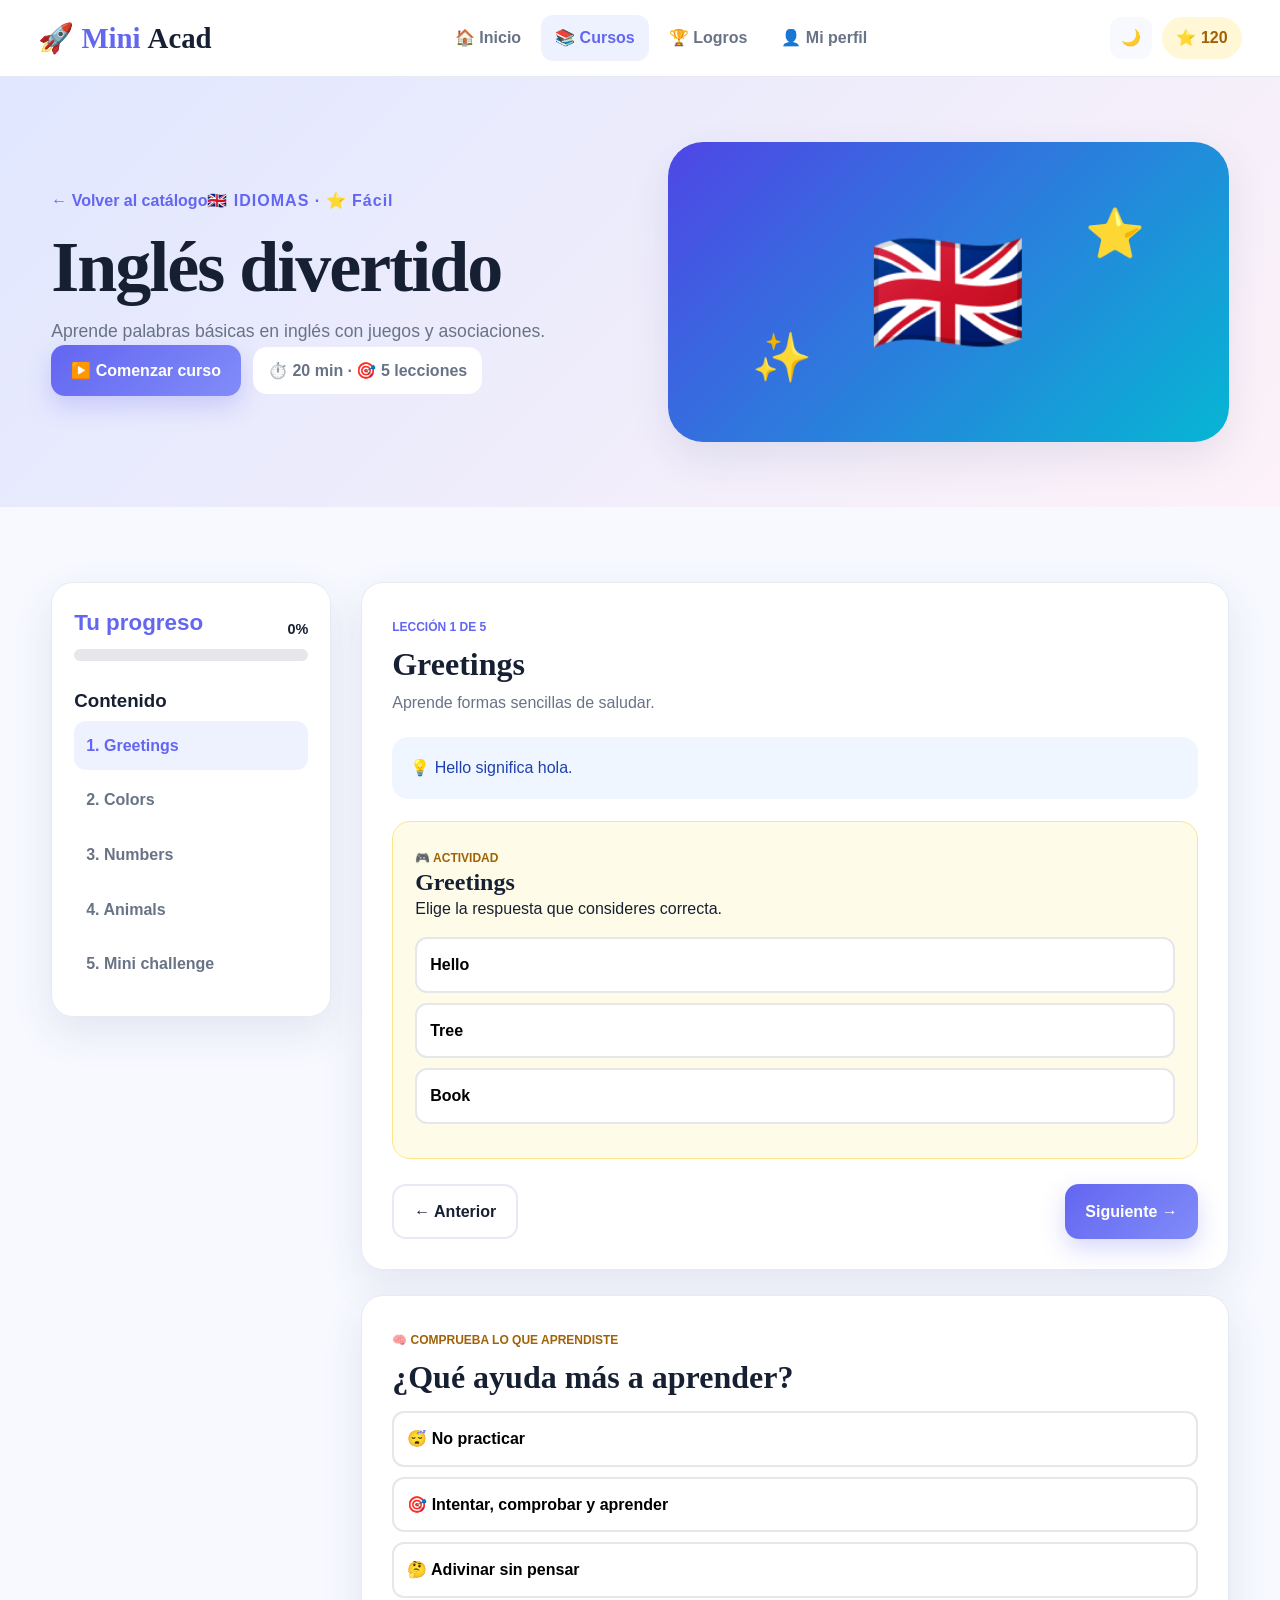
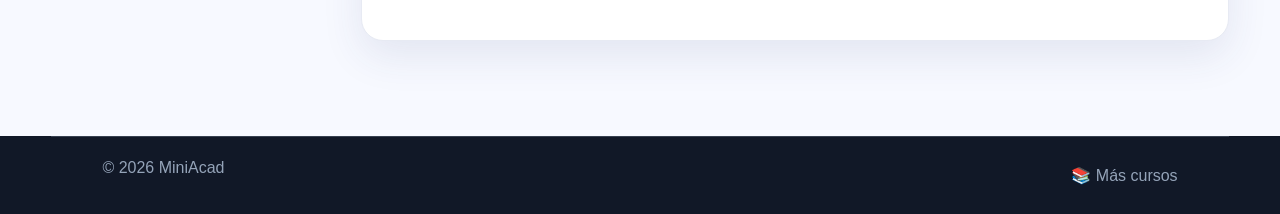
<file: ingles-divertido.html>
<!DOCTYPE html>
<html lang="es">
    <head>
        <meta charset="UTF-8">
        <meta name="viewport" content="width=device-width, initial-scale=1.0">
        <title>MiniAcad | Inglés divertido</title>
        <link rel="icon" type="image/png" href="favicon.png">
        <link rel="stylesheet" href="styles.css">
    </head>
<body><header class="navbar"><div class="nav-container"><a class="logo" href="index.html">🚀 <strong>Mini</strong>Acad</a>
<nav class="nav-links"><a href="index.html">🏠 Inicio</a><a class="active" href="cursos.html">📚 Cursos</a><a href="index.html#logros">🏆 Logros</a><a href="index.html#perfil">👤 Mi perfil</a></nav>
<div class="nav-actions"><button class="icon-button" id="themeButton">🌙</button><span class="points-button">⭐ <span id="pointsCounter">120</span></span></div></div></header>
<main><section class="course-detail-hero"><div class="container detail-hero-grid"><div><a class="back-link" href="cursos.html">← Volver al catálogo</a><span class="course-label">🇬🇧 IDIOMAS · ⭐ Fácil</span><h1>Inglés divertido</h1><p>Aprende palabras básicas en inglés con juegos y asociaciones.</p><div class="hero-buttons"><button class="primary-button" id="startLearning">▶️ Comenzar curso</button><span class="course-pill">⏱️ 20 min · 🎯 5 lecciones</span></div></div>
<div class="detail-illustration">🇬🇧<span>⭐</span><span>✨</span></div></div></section>
<section class="section"><div class="container detail-layout"><aside class="course-sidebar"><div class="sidebar-progress"><div class="progress-title"><strong>Tu progreso</strong><b id="courseProgressText">0%</b></div><div class="progress-bar"><span id="courseProgressBar" style="width:0%"></span></div></div><h3>Contenido</h3><button class="lesson-nav active" data-lesson="1">1. Greetings</button><button class="lesson-nav " data-lesson="2">2. Colors</button><button class="lesson-nav " data-lesson="3">3. Numbers</button><button class="lesson-nav " data-lesson="4">4. Animals</button><button class="lesson-nav " data-lesson="5">5. Mini challenge</button></aside>
<div class="lesson-area"><article class="lesson-card" id="lessonCard"><span class="lesson-number" id="lessonNumber">LECCIÓN 1 DE 5</span><h2 id="lessonTitle"></h2><p id="lessonText"></p><div class="concept-box" id="conceptBox"></div>
<div class="activity-box"><span>🎮 ACTIVIDAD</span><h3 id="activityTitle"></h3><p id="activityText"></p><div class="answer-grid" id="answerGrid"></div><div class="question-result" id="questionResult"></div></div>
<div class="lesson-actions"><button class="secondary-button" id="prevLesson">← Anterior</button><button class="primary-button" id="nextLesson">Siguiente →</button></div></article>
<section class="question-card"><span>🧠 COMPRUEBA LO QUE APRENDISTE</span><h2>¿Qué ayuda más a aprender?</h2><div class="quiz-options"><button class="quiz-option" data-correct="false">😴 No practicar</button><button class="quiz-option" data-correct="true">🎯 Intentar, comprobar y aprender</button><button class="quiz-option" data-correct="false">🤔 Adivinar sin pensar</button></div><p class="quiz-feedback" id="quizFeedback"></p></section></div></div></section></main>
<footer class="footer"><div class="container footer-bottom"><span>© 2026 MiniAcad</span><a href="cursos.html">📚 Más cursos</a></div></footer>
<script>window.MINIACAD_COURSE={"slug": "ingles-divertido", "title": "Inglés divertido", "lessons": [["Greetings", "Aprende formas sencillas de saludar.", "💡 Hello significa hola.", ["Hello", "Tree", "Book"]], ["Colors", "Descubre colores básicos en inglés.", "💡 Blue significa azul.", ["Blue", "Red", "Green"]], ["Numbers", "Practica números pequeños.", "💡 One es uno y two es dos.", ["Three", "Five", "Ten"]], ["Animals", "Aprende nombres de animales.", "💡 Cat significa gato.", ["Cat", "House", "Sun"]], ["Mini challenge", "Combina las palabras aprendidas.", "🏆 ¡Usa tu nuevo vocabulario!", ["Hello, cat!", "123", "ABC"]]]};</script><script src="app.js"></script></body></html>
</file>
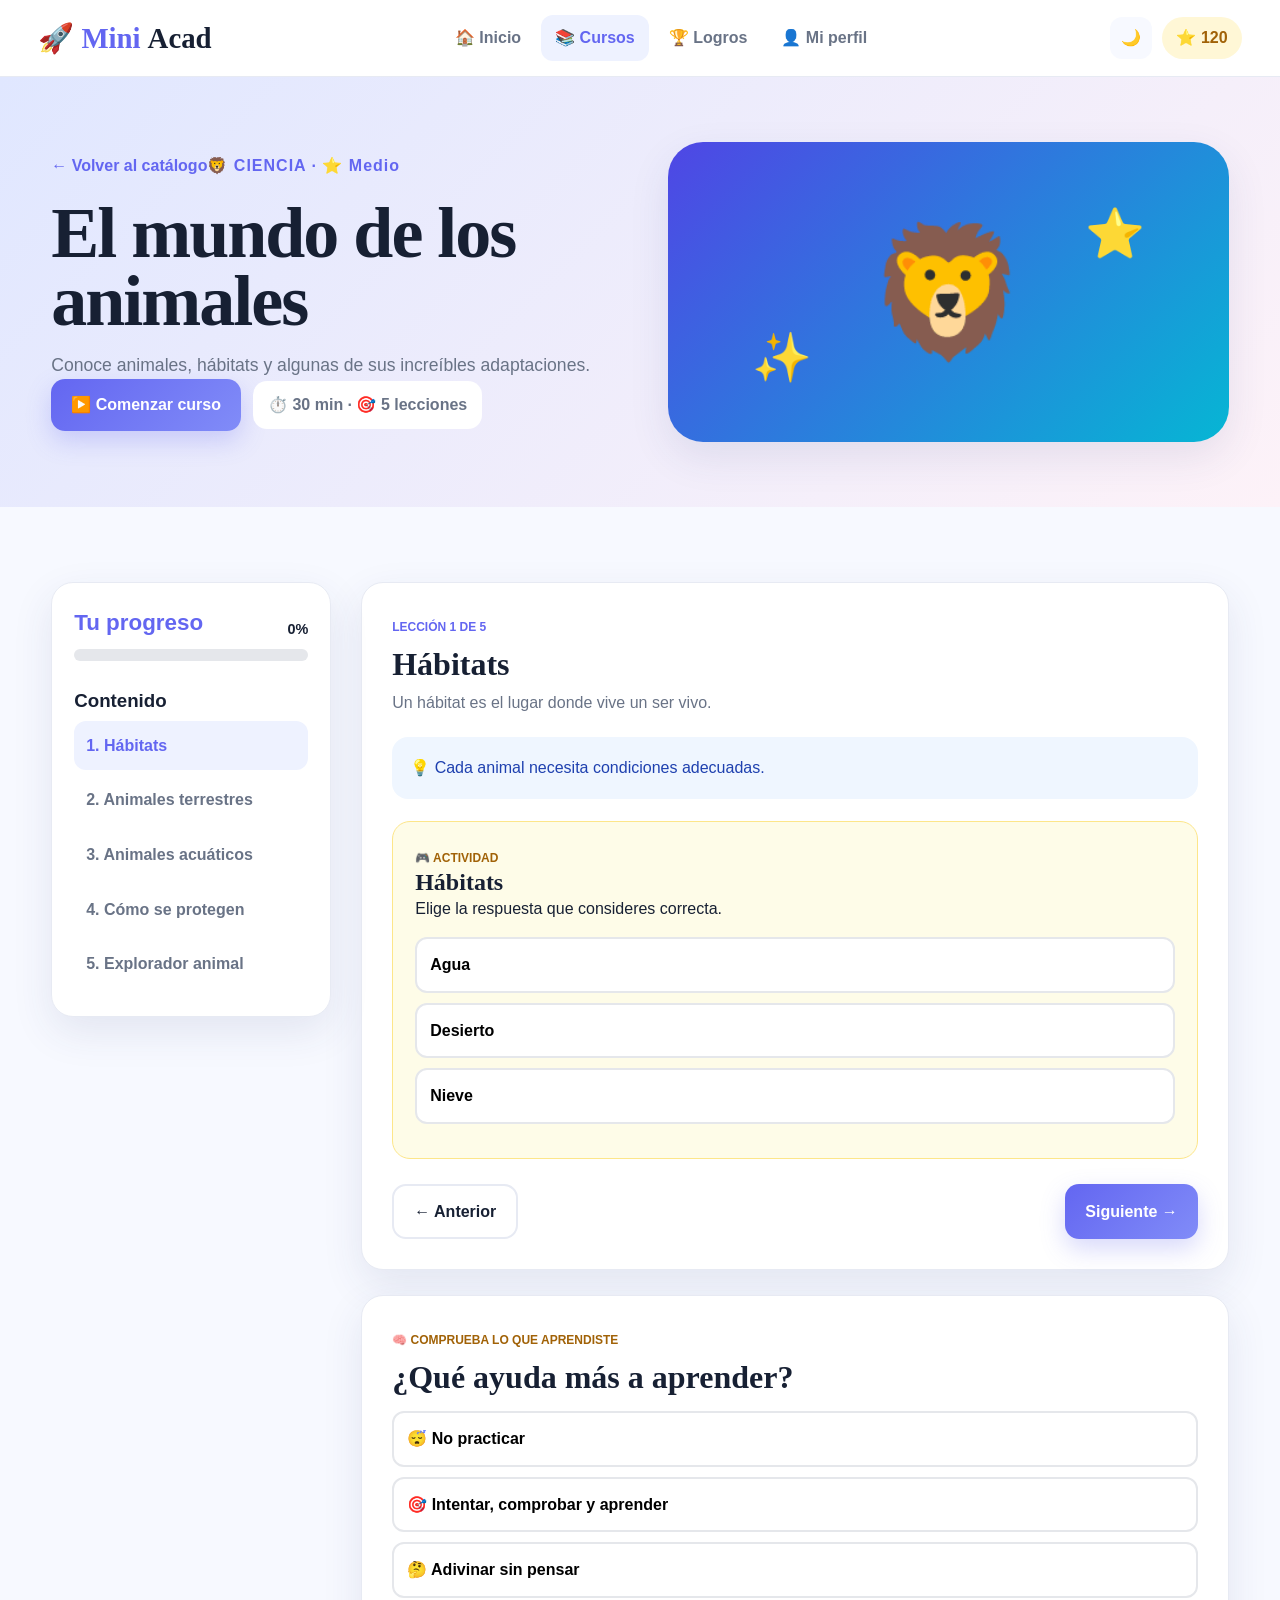
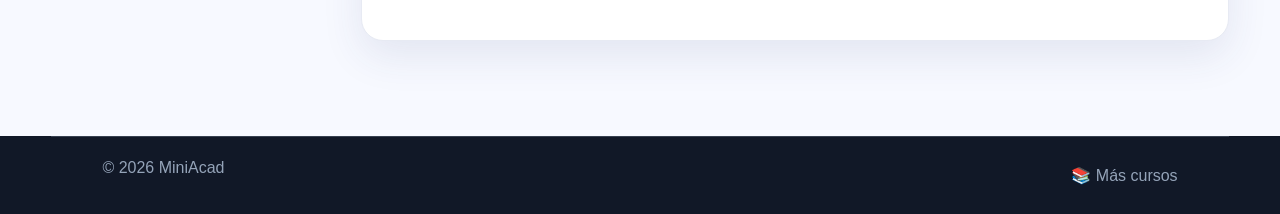
<file: mundo-animales.html>
<!DOCTYPE html>
<html lang="es">
    <head>
        <meta charset="UTF-8">
        <meta name="viewport" content="width=device-width, initial-scale=1.0">
        <title>MiniAcad | El mundo de los animales</title>
        <link rel="icon" type="image/png" href="favicon.png">
        <link rel="stylesheet" href="styles.css">
    </head>
<body><header class="navbar"><div class="nav-container"><a class="logo" href="index.html">🚀 <strong>Mini</strong>Acad</a>
<nav class="nav-links"><a href="index.html">🏠 Inicio</a><a class="active" href="cursos.html">📚 Cursos</a><a href="index.html#logros">🏆 Logros</a><a href="index.html#perfil">👤 Mi perfil</a></nav>
<div class="nav-actions"><button class="icon-button" id="themeButton">🌙</button><span class="points-button">⭐ <span id="pointsCounter">120</span></span></div></div></header>
<main><section class="course-detail-hero"><div class="container detail-hero-grid"><div><a class="back-link" href="cursos.html">← Volver al catálogo</a><span class="course-label">🦁 CIENCIA · ⭐ Medio</span><h1>El mundo de los animales</h1><p>Conoce animales, hábitats y algunas de sus increíbles adaptaciones.</p><div class="hero-buttons"><button class="primary-button" id="startLearning">▶️ Comenzar curso</button><span class="course-pill">⏱️ 30 min · 🎯 5 lecciones</span></div></div>
<div class="detail-illustration">🦁<span>⭐</span><span>✨</span></div></div></section>
<section class="section"><div class="container detail-layout"><aside class="course-sidebar"><div class="sidebar-progress"><div class="progress-title"><strong>Tu progreso</strong><b id="courseProgressText">0%</b></div><div class="progress-bar"><span id="courseProgressBar" style="width:0%"></span></div></div><h3>Contenido</h3><button class="lesson-nav active" data-lesson="1">1. Hábitats</button><button class="lesson-nav " data-lesson="2">2. Animales terrestres</button><button class="lesson-nav " data-lesson="3">3. Animales acuáticos</button><button class="lesson-nav " data-lesson="4">4. Cómo se protegen</button><button class="lesson-nav " data-lesson="5">5. Explorador animal</button></aside>
<div class="lesson-area"><article class="lesson-card" id="lessonCard"><span class="lesson-number" id="lessonNumber">LECCIÓN 1 DE 5</span><h2 id="lessonTitle"></h2><p id="lessonText"></p><div class="concept-box" id="conceptBox"></div>
<div class="activity-box"><span>🎮 ACTIVIDAD</span><h3 id="activityTitle"></h3><p id="activityText"></p><div class="answer-grid" id="answerGrid"></div><div class="question-result" id="questionResult"></div></div>
<div class="lesson-actions"><button class="secondary-button" id="prevLesson">← Anterior</button><button class="primary-button" id="nextLesson">Siguiente →</button></div></article>
<section class="question-card"><span>🧠 COMPRUEBA LO QUE APRENDISTE</span><h2>¿Qué ayuda más a aprender?</h2><div class="quiz-options"><button class="quiz-option" data-correct="false">😴 No practicar</button><button class="quiz-option" data-correct="true">🎯 Intentar, comprobar y aprender</button><button class="quiz-option" data-correct="false">🤔 Adivinar sin pensar</button></div><p class="quiz-feedback" id="quizFeedback"></p></section></div></div></section></main>
<footer class="footer"><div class="container footer-bottom"><span>© 2026 MiniAcad</span><a href="cursos.html">📚 Más cursos</a></div></footer>
<script>window.MINIACAD_COURSE={"slug": "mundo-animales", "title": "El mundo de los animales", "lessons": [["Hábitats", "Un hábitat es el lugar donde vive un ser vivo.", "💡 Cada animal necesita condiciones adecuadas.", ["Agua", "Desierto", "Nieve"]], ["Animales terrestres", "Algunos animales viven principalmente en tierra.", "💡 Sus cuerpos tienen adaptaciones para su entorno.", ["🐘", "🐟", "🐬"]], ["Animales acuáticos", "Los animales acuáticos viven en ambientes de agua.", "💡 Algunos respiran con branquias.", ["🐠", "🦁", "🐘"]], ["Cómo se protegen", "Los animales tienen diferentes formas de protegerse.", "💡 El camuflaje es una adaptación.", ["Camuflaje", "Gritar", "Dormir"]], ["Explorador animal", "Repasa hábitats y adaptaciones.", "🏆 Elige un animal y su hogar.", ["Animal + hábitat", "Animal + teléfono", "Animal + juguete"]]]};</script><script src="app.js"></script></body></html>
</file>
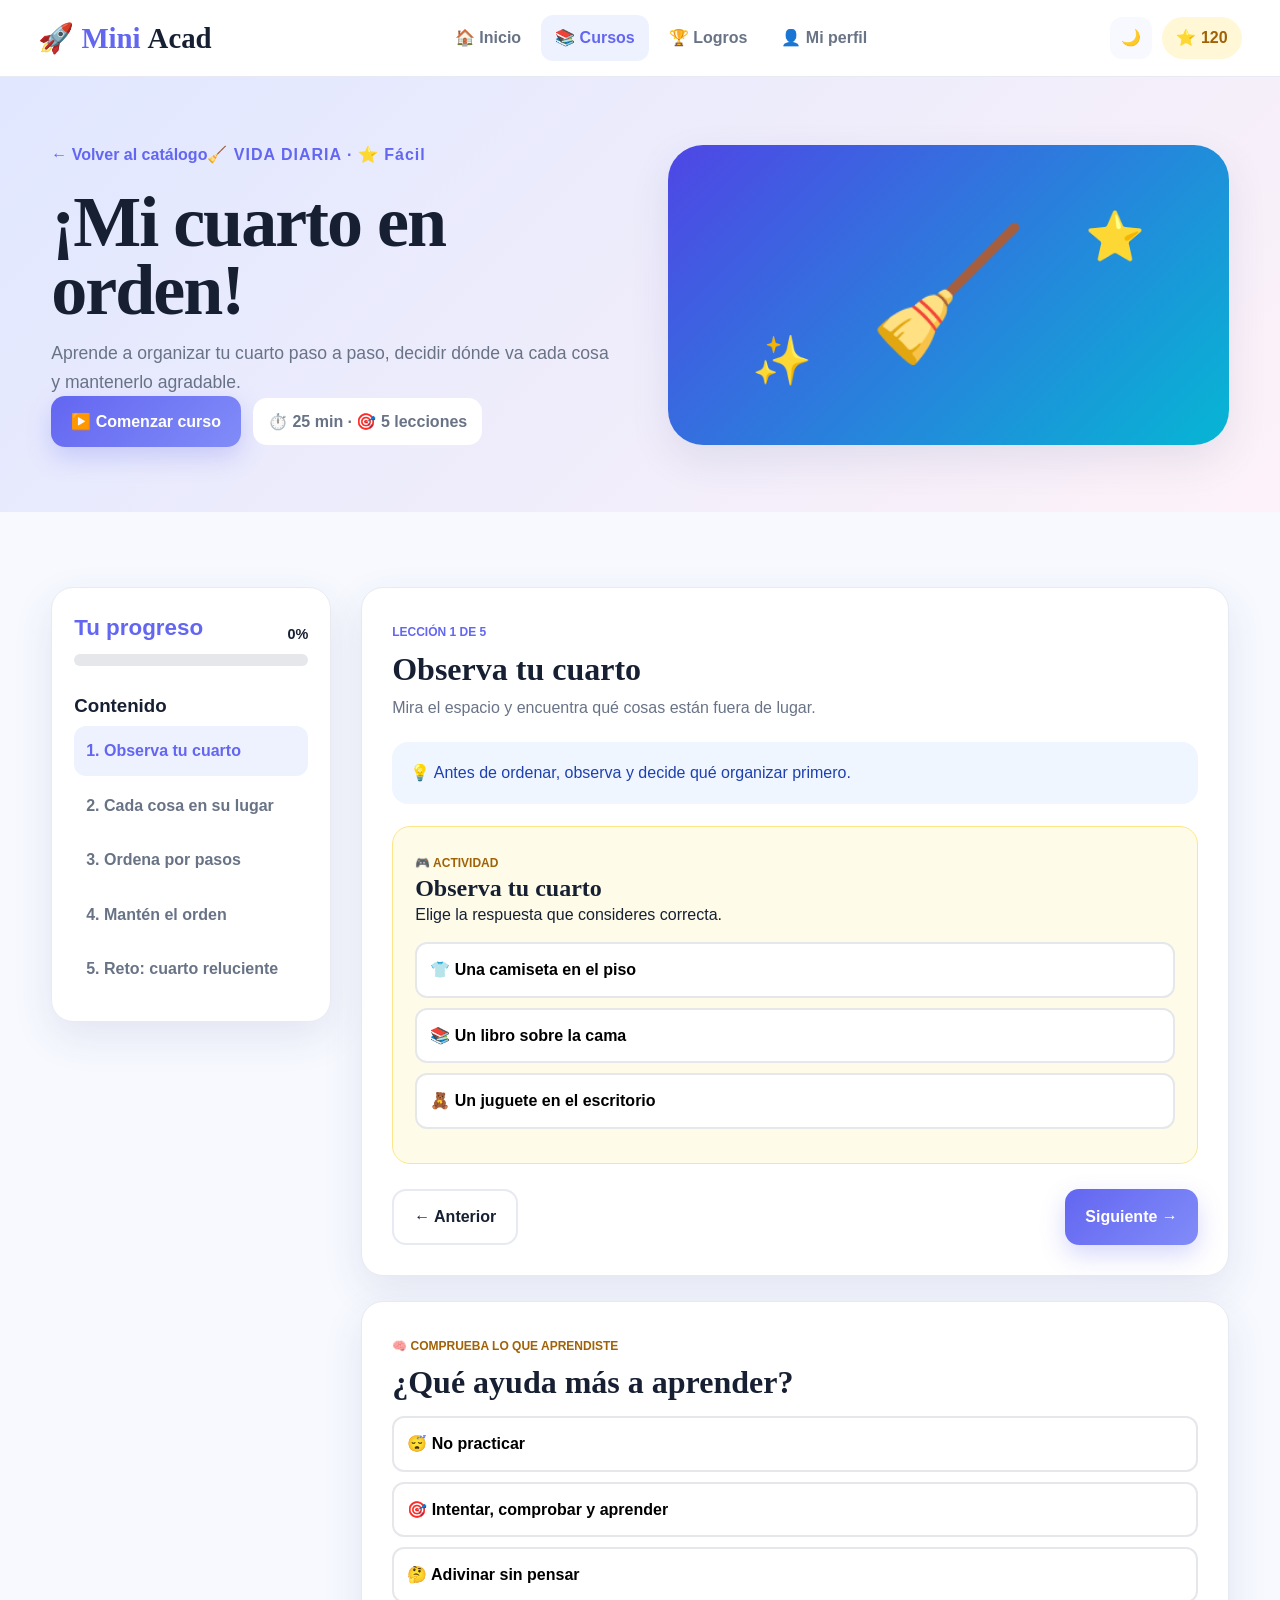
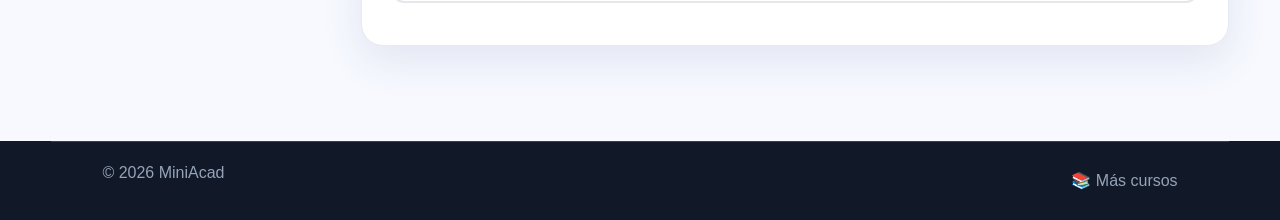
<file: ordenar-cuarto.html>
<!DOCTYPE html>
<html lang="es">
    <head>
        <meta charset="UTF-8">
        <meta name="viewport" content="width=device-width, initial-scale=1.0">
        <title>MiniAcad | ¡Mi cuarto en orden!</title>
        <link rel="icon" type="image/png" href="favicon.png">
        <link rel="stylesheet" href="styles.css">
    </head>
<body><header class="navbar"><div class="nav-container"><a class="logo" href="index.html">🚀 <strong>Mini</strong>Acad</a>
<nav class="nav-links"><a href="index.html">🏠 Inicio</a><a class="active" href="cursos.html">📚 Cursos</a><a href="index.html#logros">🏆 Logros</a><a href="index.html#perfil">👤 Mi perfil</a></nav>
<div class="nav-actions"><button class="icon-button" id="themeButton">🌙</button><span class="points-button">⭐ <span id="pointsCounter">120</span></span></div></div></header>
<main><section class="course-detail-hero"><div class="container detail-hero-grid"><div><a class="back-link" href="cursos.html">← Volver al catálogo</a><span class="course-label">🧹 VIDA DIARIA · ⭐ Fácil</span><h1>¡Mi cuarto en orden!</h1><p>Aprende a organizar tu cuarto paso a paso, decidir dónde va cada cosa y mantenerlo agradable.</p><div class="hero-buttons"><button class="primary-button" id="startLearning">▶️ Comenzar curso</button><span class="course-pill">⏱️ 25 min · 🎯 5 lecciones</span></div></div>
<div class="detail-illustration">🧹<span>⭐</span><span>✨</span></div></div></section>
<section class="section"><div class="container detail-layout"><aside class="course-sidebar"><div class="sidebar-progress"><div class="progress-title"><strong>Tu progreso</strong><b id="courseProgressText">0%</b></div><div class="progress-bar"><span id="courseProgressBar" style="width:0%"></span></div></div><h3>Contenido</h3><button class="lesson-nav active" data-lesson="1">1. Observa tu cuarto</button><button class="lesson-nav " data-lesson="2">2. Cada cosa en su lugar</button><button class="lesson-nav " data-lesson="3">3. Ordena por pasos</button><button class="lesson-nav " data-lesson="4">4. Mantén el orden</button><button class="lesson-nav " data-lesson="5">5. Reto: cuarto reluciente</button></aside>
<div class="lesson-area"><article class="lesson-card" id="lessonCard"><span class="lesson-number" id="lessonNumber">LECCIÓN 1 DE 5</span><h2 id="lessonTitle"></h2><p id="lessonText"></p><div class="concept-box" id="conceptBox"></div>
<div class="activity-box"><span>🎮 ACTIVIDAD</span><h3 id="activityTitle"></h3><p id="activityText"></p><div class="answer-grid" id="answerGrid"></div><div class="question-result" id="questionResult"></div></div>
<div class="lesson-actions"><button class="secondary-button" id="prevLesson">← Anterior</button><button class="primary-button" id="nextLesson">Siguiente →</button></div></article>
<section class="question-card"><span>🧠 COMPRUEBA LO QUE APRENDISTE</span><h2>¿Qué ayuda más a aprender?</h2><div class="quiz-options"><button class="quiz-option" data-correct="false">😴 No practicar</button><button class="quiz-option" data-correct="true">🎯 Intentar, comprobar y aprender</button><button class="quiz-option" data-correct="false">🤔 Adivinar sin pensar</button></div><p class="quiz-feedback" id="quizFeedback"></p></section></div></div></section></main>
<footer class="footer"><div class="container footer-bottom"><span>© 2026 MiniAcad</span><a href="cursos.html">📚 Más cursos</a></div></footer>
<script>window.MINIACAD_COURSE={"slug": "ordenar-cuarto", "title": "¡Mi cuarto en orden!", "lessons": [["Observa tu cuarto", "Mira el espacio y encuentra qué cosas están fuera de lugar.", "💡 Antes de ordenar, observa y decide qué organizar primero.", ["👕 Una camiseta en el piso", "📚 Un libro sobre la cama", "🧸 Un juguete en el escritorio"]], ["Cada cosa en su lugar", "Agrupa objetos parecidos y elige un lugar para cada grupo.", "💡 Cuando cada cosa tiene un lugar, es más fácil encontrarla.", ["📚 En la estantería", "🧊 En la nevera", "👟 Debajo de la almohada"]], ["Ordena por pasos", "Haz una misión: recoger, guardar, acomodar y revisar.", "💡 Una tarea grande se vuelve sencilla cuando la divides en pasos.", ["🎮 Jugar", "🧺 Recoger lo que está fuera de lugar", "😴 Irte a dormir"]], ["Mantén el orden", "Dedica unos minutos al final del día para devolver las cosas a su sitio.", "💡 Un poquito de orden cada día ayuda mucho.", ["🧹 Guardar después de usar", "📦 Dejar todo en el suelo", "🚪 No revisar nunca"]], ["Reto: cuarto reluciente", "Completa una misión final de organización.", "🏆 ¡Convierte tu cuarto en un espacio cómodo y listo para aprender!", ["🧹 Recoger", "🗑️ Separar lo que va a la basura", "📚 Guardar libros"]]]};</script><script src="app.js"></script></body></html>
</file>
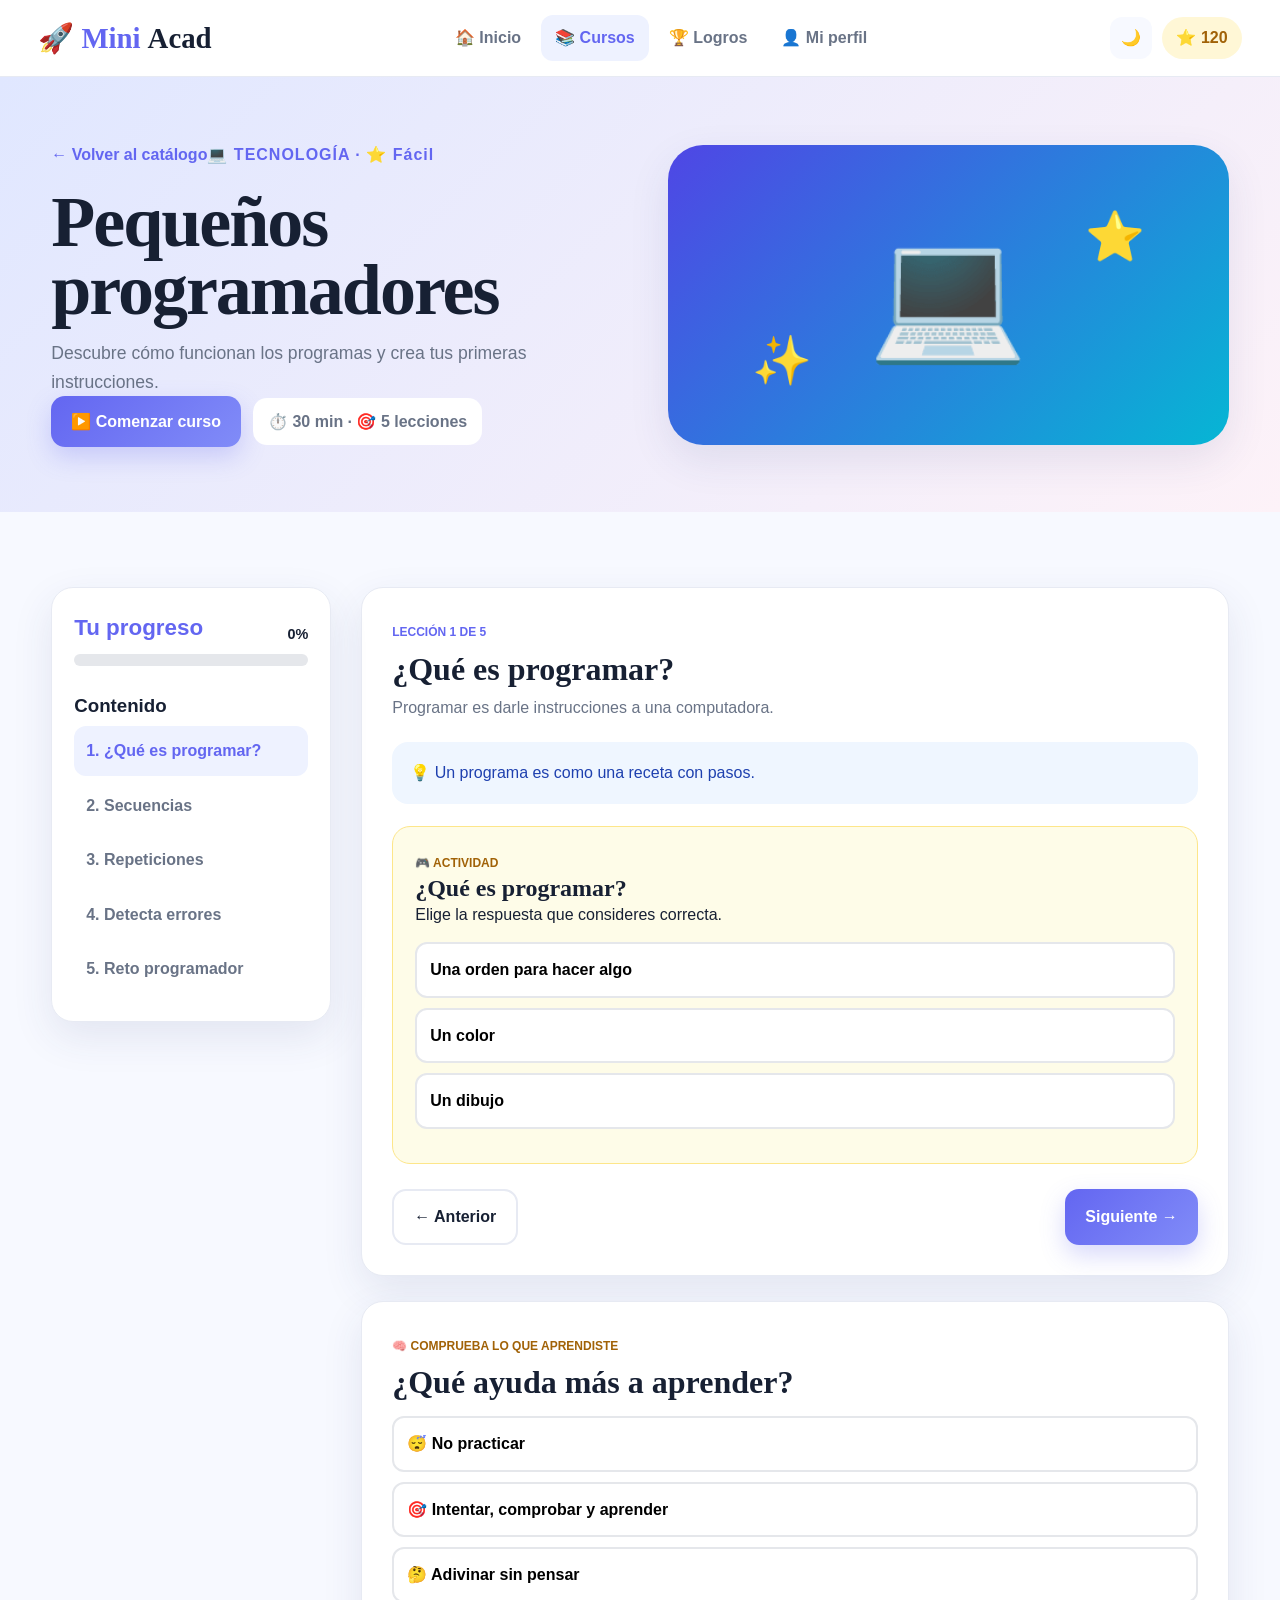
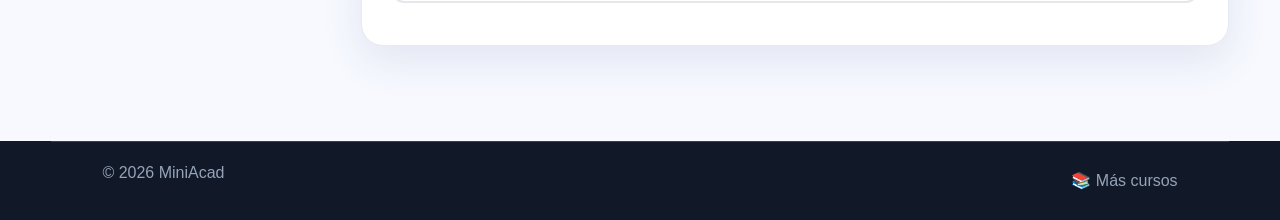
<file: pequenos-programadores.html>
<!DOCTYPE html>
<html lang="es">
    <head>
        <meta charset="UTF-8">
        <meta name="viewport" content="width=device-width, initial-scale=1.0">
        <title>MiniAcad | Pequeños programadores</title>
        <link rel="icon" type="image/png" href="favicon.png">
        <link rel="stylesheet" href="styles.css">
    </head>
<body><header class="navbar"><div class="nav-container"><a class="logo" href="index.html">🚀 <strong>Mini</strong>Acad</a>
<nav class="nav-links"><a href="index.html">🏠 Inicio</a><a class="active" href="cursos.html">📚 Cursos</a><a href="index.html#logros">🏆 Logros</a><a href="index.html#perfil">👤 Mi perfil</a></nav>
<div class="nav-actions"><button class="icon-button" id="themeButton">🌙</button><span class="points-button">⭐ <span id="pointsCounter">120</span></span></div></div></header>
<main><section class="course-detail-hero"><div class="container detail-hero-grid"><div><a class="back-link" href="cursos.html">← Volver al catálogo</a><span class="course-label">💻 TECNOLOGÍA · ⭐ Fácil</span><h1>Pequeños programadores</h1><p>Descubre cómo funcionan los programas y crea tus primeras instrucciones.</p><div class="hero-buttons"><button class="primary-button" id="startLearning">▶️ Comenzar curso</button><span class="course-pill">⏱️ 30 min · 🎯 5 lecciones</span></div></div>
<div class="detail-illustration">💻<span>⭐</span><span>✨</span></div></div></section>
<section class="section"><div class="container detail-layout"><aside class="course-sidebar"><div class="sidebar-progress"><div class="progress-title"><strong>Tu progreso</strong><b id="courseProgressText">0%</b></div><div class="progress-bar"><span id="courseProgressBar" style="width:0%"></span></div></div><h3>Contenido</h3><button class="lesson-nav active" data-lesson="1">1. ¿Qué es programar?</button><button class="lesson-nav " data-lesson="2">2. Secuencias</button><button class="lesson-nav " data-lesson="3">3. Repeticiones</button><button class="lesson-nav " data-lesson="4">4. Detecta errores</button><button class="lesson-nav " data-lesson="5">5. Reto programador</button></aside>
<div class="lesson-area"><article class="lesson-card" id="lessonCard"><span class="lesson-number" id="lessonNumber">LECCIÓN 1 DE 5</span><h2 id="lessonTitle"></h2><p id="lessonText"></p><div class="concept-box" id="conceptBox"></div>
<div class="activity-box"><span>🎮 ACTIVIDAD</span><h3 id="activityTitle"></h3><p id="activityText"></p><div class="answer-grid" id="answerGrid"></div><div class="question-result" id="questionResult"></div></div>
<div class="lesson-actions"><button class="secondary-button" id="prevLesson">← Anterior</button><button class="primary-button" id="nextLesson">Siguiente →</button></div></article>
<section class="question-card"><span>🧠 COMPRUEBA LO QUE APRENDISTE</span><h2>¿Qué ayuda más a aprender?</h2><div class="quiz-options"><button class="quiz-option" data-correct="false">😴 No practicar</button><button class="quiz-option" data-correct="true">🎯 Intentar, comprobar y aprender</button><button class="quiz-option" data-correct="false">🤔 Adivinar sin pensar</button></div><p class="quiz-feedback" id="quizFeedback"></p></section></div></div></section></main>
<footer class="footer"><div class="container footer-bottom"><span>© 2026 MiniAcad</span><a href="cursos.html">📚 Más cursos</a></div></footer>
<script>window.MINIACAD_COURSE={"slug": "pequenos-programadores", "title": "Pequeños programadores", "lessons": [["¿Qué es programar?", "Programar es darle instrucciones a una computadora.", "💡 Un programa es como una receta con pasos.", ["Una orden para hacer algo", "Un color", "Un dibujo"]], ["Secuencias", "Una secuencia organiza los pasos en el orden correcto.", "💡 El orden de los pasos importa.", ["Presionar encendido", "Guardar un archivo", "Cerrar la pantalla"]], ["Repeticiones", "Los bucles permiten repetir una acción varias veces.", "💡 Repetir una instrucción puede ahorrar trabajo.", ["Un bucle", "Una imagen", "Un color"]], ["Detecta errores", "Puedes corregir un programa revisando sus pasos.", "💡 Probar y corregir también es programar.", ["Revisar", "Ignorar", "Adivinar"]], ["Reto programador", "Combina secuencias y repeticiones para ayudar a un robot.", "🏆 Crea una ruta de instrucciones.", ["Avanzar → girar → repetir", "No hacer nada", "Borrar todo"]]]};</script><script src="app.js"></script></body></html>
</file>
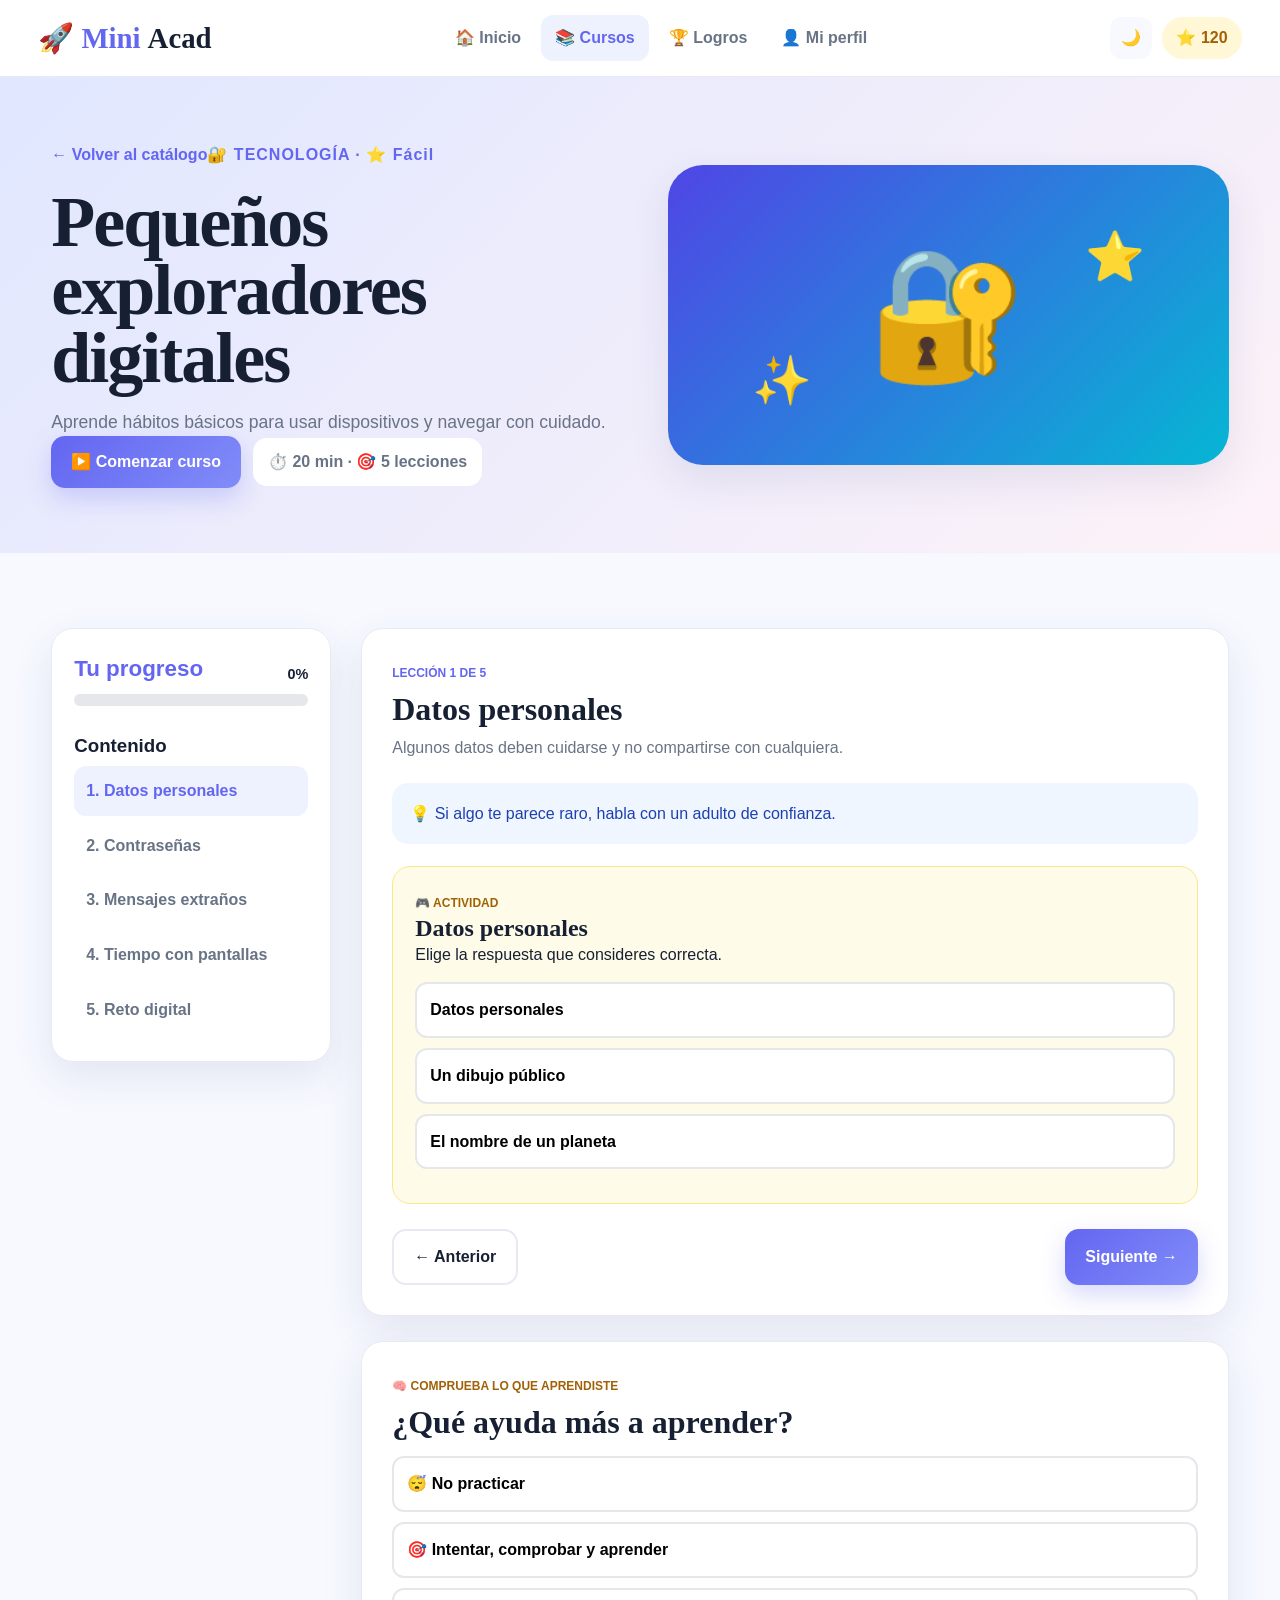
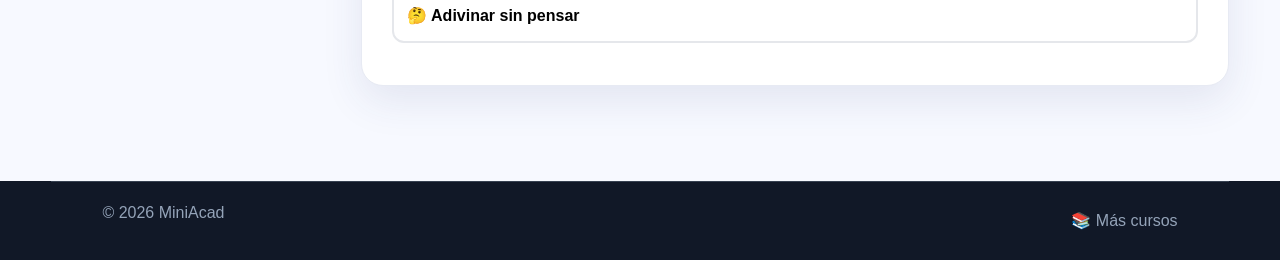
<file: seguridad-digital.html>
<!DOCTYPE html>
<html lang="es">
    <head>
        <meta charset="UTF-8">
        <meta name="viewport" content="width=device-width, initial-scale=1.0">
        <title>MiniAcad | Pequeños exploradores digitales</title>
        <link rel="icon" type="image/png" href="favicon.png">
        <link rel="stylesheet" href="styles.css">
    </head>
<body><header class="navbar"><div class="nav-container"><a class="logo" href="index.html">🚀 <strong>Mini</strong>Acad</a>
<nav class="nav-links"><a href="index.html">🏠 Inicio</a><a class="active" href="cursos.html">📚 Cursos</a><a href="index.html#logros">🏆 Logros</a><a href="index.html#perfil">👤 Mi perfil</a></nav>
<div class="nav-actions"><button class="icon-button" id="themeButton">🌙</button><span class="points-button">⭐ <span id="pointsCounter">120</span></span></div></div></header>
<main><section class="course-detail-hero"><div class="container detail-hero-grid"><div><a class="back-link" href="cursos.html">← Volver al catálogo</a><span class="course-label">🔐 TECNOLOGÍA · ⭐ Fácil</span><h1>Pequeños exploradores digitales</h1><p>Aprende hábitos básicos para usar dispositivos y navegar con cuidado.</p><div class="hero-buttons"><button class="primary-button" id="startLearning">▶️ Comenzar curso</button><span class="course-pill">⏱️ 20 min · 🎯 5 lecciones</span></div></div>
<div class="detail-illustration">🔐<span>⭐</span><span>✨</span></div></div></section>
<section class="section"><div class="container detail-layout"><aside class="course-sidebar"><div class="sidebar-progress"><div class="progress-title"><strong>Tu progreso</strong><b id="courseProgressText">0%</b></div><div class="progress-bar"><span id="courseProgressBar" style="width:0%"></span></div></div><h3>Contenido</h3><button class="lesson-nav active" data-lesson="1">1. Datos personales</button><button class="lesson-nav " data-lesson="2">2. Contraseñas</button><button class="lesson-nav " data-lesson="3">3. Mensajes extraños</button><button class="lesson-nav " data-lesson="4">4. Tiempo con pantallas</button><button class="lesson-nav " data-lesson="5">5. Reto digital</button></aside>
<div class="lesson-area"><article class="lesson-card" id="lessonCard"><span class="lesson-number" id="lessonNumber">LECCIÓN 1 DE 5</span><h2 id="lessonTitle"></h2><p id="lessonText"></p><div class="concept-box" id="conceptBox"></div>
<div class="activity-box"><span>🎮 ACTIVIDAD</span><h3 id="activityTitle"></h3><p id="activityText"></p><div class="answer-grid" id="answerGrid"></div><div class="question-result" id="questionResult"></div></div>
<div class="lesson-actions"><button class="secondary-button" id="prevLesson">← Anterior</button><button class="primary-button" id="nextLesson">Siguiente →</button></div></article>
<section class="question-card"><span>🧠 COMPRUEBA LO QUE APRENDISTE</span><h2>¿Qué ayuda más a aprender?</h2><div class="quiz-options"><button class="quiz-option" data-correct="false">😴 No practicar</button><button class="quiz-option" data-correct="true">🎯 Intentar, comprobar y aprender</button><button class="quiz-option" data-correct="false">🤔 Adivinar sin pensar</button></div><p class="quiz-feedback" id="quizFeedback"></p></section></div></div></section></main>
<footer class="footer"><div class="container footer-bottom"><span>© 2026 MiniAcad</span><a href="cursos.html">📚 Más cursos</a></div></footer>
<script>window.MINIACAD_COURSE={"slug": "seguridad-digital", "title": "Pequeños exploradores digitales", "lessons": [["Datos personales", "Algunos datos deben cuidarse y no compartirse con cualquiera.", "💡 Si algo te parece raro, habla con un adulto de confianza.", ["Datos personales", "Un dibujo público", "El nombre de un planeta"]], ["Contraseñas", "Las contraseñas ayudan a proteger cuentas.", "💡 Nunca compartas una contraseña en público.", ["Pedir ayuda a un adulto", "Publicarla", "Decirla a cualquiera"]], ["Mensajes extraños", "No todos los mensajes en internet son seguros.", "💡 Si algo te preocupa, detente y pide ayuda.", ["Pedir ayuda", "Responder inmediatamente", "Compartirlo"]], ["Tiempo con pantallas", "Organiza el tiempo digital con descansos y otras actividades.", "💡 Equilibrar actividades es importante.", ["Jugar y moverte", "No parar nunca", "Olvidar descansar"]], ["Reto digital", "Repasa hábitos de seguridad.", "🏆 Usa la tecnología con cuidado.", ["Pedir ayuda cuando algo preocupa", "Compartir todo", "Responder a desconocidos"]]]};</script><script src="app.js"></script></body></html>
</file>
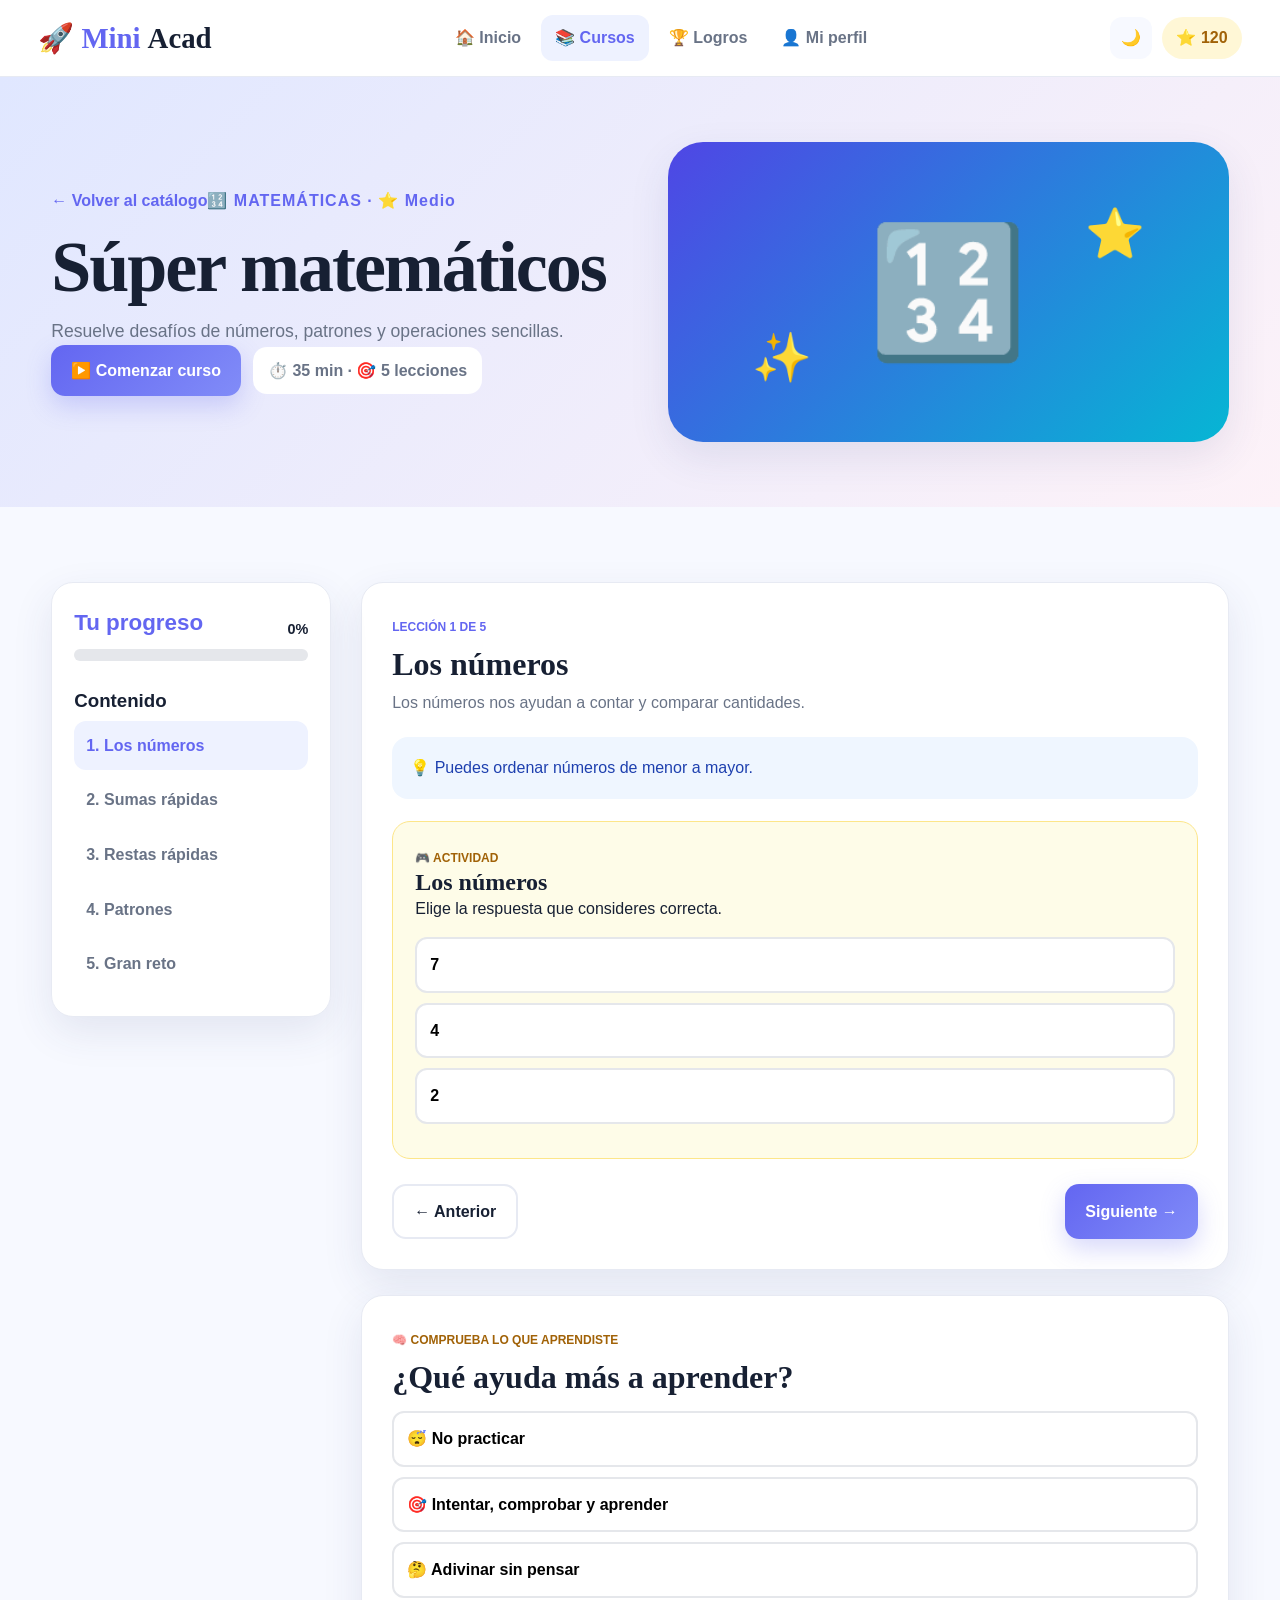
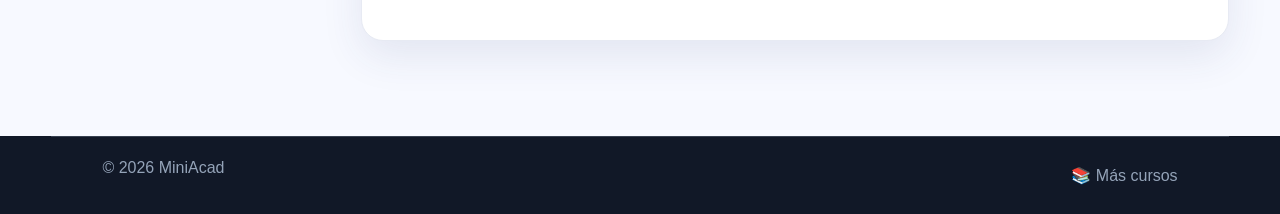
<file: super-matematicos.html>
<!DOCTYPE html>
<html lang="es">
    <head>
        <meta charset="UTF-8">
        <meta name="viewport" content="width=device-width, initial-scale=1.0">
        <title>MiniAcad | Súper matemáticos</title>
        <link rel="icon" type="image/png" href="favicon.png">
        <link rel="stylesheet" href="styles.css">
    </head>
<body><header class="navbar"><div class="nav-container"><a class="logo" href="index.html">🚀 <strong>Mini</strong>Acad</a>
<nav class="nav-links"><a href="index.html">🏠 Inicio</a><a class="active" href="cursos.html">📚 Cursos</a><a href="index.html#logros">🏆 Logros</a><a href="index.html#perfil">👤 Mi perfil</a></nav>
<div class="nav-actions"><button class="icon-button" id="themeButton">🌙</button><span class="points-button">⭐ <span id="pointsCounter">120</span></span></div></div></header>
<main><section class="course-detail-hero"><div class="container detail-hero-grid"><div><a class="back-link" href="cursos.html">← Volver al catálogo</a><span class="course-label">🔢 MATEMÁTICAS · ⭐ Medio</span><h1>Súper matemáticos</h1><p>Resuelve desafíos de números, patrones y operaciones sencillas.</p><div class="hero-buttons"><button class="primary-button" id="startLearning">▶️ Comenzar curso</button><span class="course-pill">⏱️ 35 min · 🎯 5 lecciones</span></div></div>
<div class="detail-illustration">🔢<span>⭐</span><span>✨</span></div></div></section>
<section class="section"><div class="container detail-layout"><aside class="course-sidebar"><div class="sidebar-progress"><div class="progress-title"><strong>Tu progreso</strong><b id="courseProgressText">0%</b></div><div class="progress-bar"><span id="courseProgressBar" style="width:0%"></span></div></div><h3>Contenido</h3><button class="lesson-nav active" data-lesson="1">1. Los números</button><button class="lesson-nav " data-lesson="2">2. Sumas rápidas</button><button class="lesson-nav " data-lesson="3">3. Restas rápidas</button><button class="lesson-nav " data-lesson="4">4. Patrones</button><button class="lesson-nav " data-lesson="5">5. Gran reto</button></aside>
<div class="lesson-area"><article class="lesson-card" id="lessonCard"><span class="lesson-number" id="lessonNumber">LECCIÓN 1 DE 5</span><h2 id="lessonTitle"></h2><p id="lessonText"></p><div class="concept-box" id="conceptBox"></div>
<div class="activity-box"><span>🎮 ACTIVIDAD</span><h3 id="activityTitle"></h3><p id="activityText"></p><div class="answer-grid" id="answerGrid"></div><div class="question-result" id="questionResult"></div></div>
<div class="lesson-actions"><button class="secondary-button" id="prevLesson">← Anterior</button><button class="primary-button" id="nextLesson">Siguiente →</button></div></article>
<section class="question-card"><span>🧠 COMPRUEBA LO QUE APRENDISTE</span><h2>¿Qué ayuda más a aprender?</h2><div class="quiz-options"><button class="quiz-option" data-correct="false">😴 No practicar</button><button class="quiz-option" data-correct="true">🎯 Intentar, comprobar y aprender</button><button class="quiz-option" data-correct="false">🤔 Adivinar sin pensar</button></div><p class="quiz-feedback" id="quizFeedback"></p></section></div></div></section></main>
<footer class="footer"><div class="container footer-bottom"><span>© 2026 MiniAcad</span><a href="cursos.html">📚 Más cursos</a></div></footer>
<script>window.MINIACAD_COURSE={"slug": "super-matematicos", "title": "Súper matemáticos", "lessons": [["Los números", "Los números nos ayudan a contar y comparar cantidades.", "💡 Puedes ordenar números de menor a mayor.", ["7", "4", "2"]], ["Sumas rápidas", "Aprende a juntar cantidades para encontrar un total.", "💡 Sumar es juntar.", ["4 + 3 = 7", "4 + 3 = 1", "4 + 3 = 12"]], ["Restas rápidas", "Aprende a quitar cantidades y descubrir cuánto queda.", "💡 Restar es quitar.", ["9 − 4 = 5", "9 − 4 = 13", "9 − 4 = 4"]], ["Patrones", "Un patrón es una secuencia que sigue una regla.", "💡 Busca qué cambia o se repite.", ["2, 4, 6, 8", "2, 4, 6, 7", "2, 4, 6, 10"]], ["Gran reto", "Combina las habilidades matemáticas.", "🏆 Piensa, calcula y comprueba.", ["Resolver paso a paso", "Adivinar", "No calcular"]]]};</script><script src="app.js"></script></body></html>
</file>
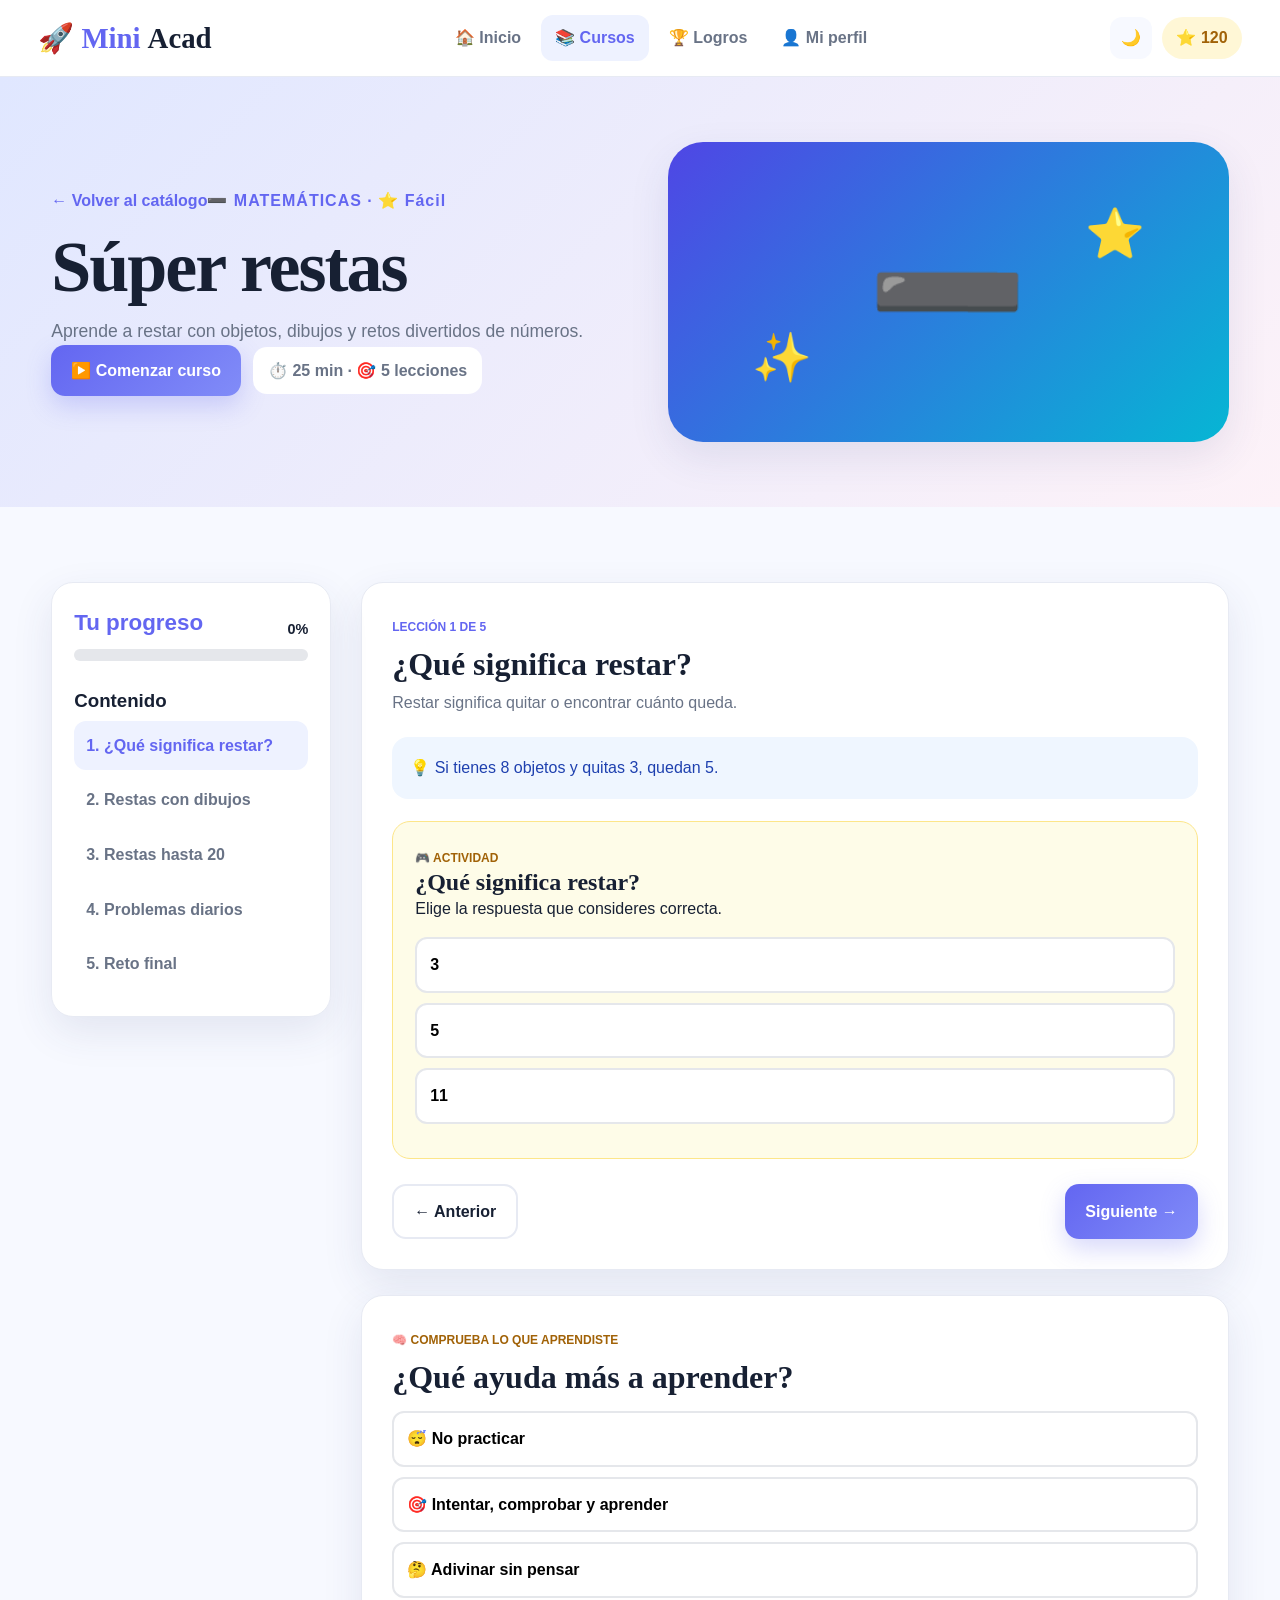
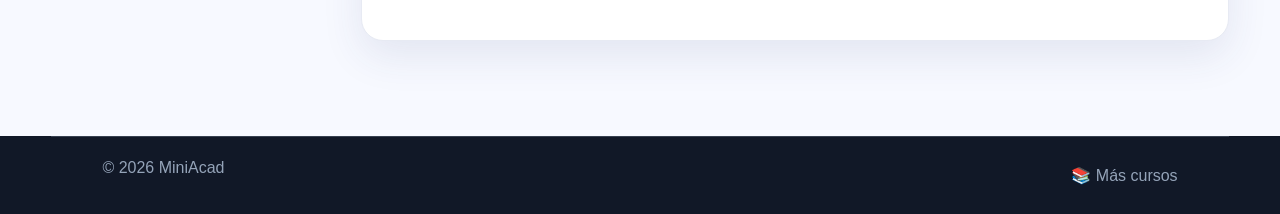
<file: super-restas.html>
<!DOCTYPE html>
<html lang="es">
    <head>
        <meta charset="UTF-8">
        <meta name="viewport" content="width=device-width, initial-scale=1.0">
        <title>MiniAcad | Súper restas</title>
        <link rel="icon" type="image/png" href="favicon.png">
        <link rel="stylesheet" href="styles.css">
    </head>
<body><header class="navbar"><div class="nav-container"><a class="logo" href="index.html">🚀 <strong>Mini</strong>Acad</a>
<nav class="nav-links"><a href="index.html">🏠 Inicio</a><a class="active" href="cursos.html">📚 Cursos</a><a href="index.html#logros">🏆 Logros</a><a href="index.html#perfil">👤 Mi perfil</a></nav>
<div class="nav-actions"><button class="icon-button" id="themeButton">🌙</button><span class="points-button">⭐ <span id="pointsCounter">120</span></span></div></div></header>
<main><section class="course-detail-hero"><div class="container detail-hero-grid"><div><a class="back-link" href="cursos.html">← Volver al catálogo</a><span class="course-label">➖ MATEMÁTICAS · ⭐ Fácil</span><h1>Súper restas</h1><p>Aprende a restar con objetos, dibujos y retos divertidos de números.</p><div class="hero-buttons"><button class="primary-button" id="startLearning">▶️ Comenzar curso</button><span class="course-pill">⏱️ 25 min · 🎯 5 lecciones</span></div></div>
<div class="detail-illustration">➖<span>⭐</span><span>✨</span></div></div></section>
<section class="section"><div class="container detail-layout"><aside class="course-sidebar"><div class="sidebar-progress"><div class="progress-title"><strong>Tu progreso</strong><b id="courseProgressText">0%</b></div><div class="progress-bar"><span id="courseProgressBar" style="width:0%"></span></div></div><h3>Contenido</h3><button class="lesson-nav active" data-lesson="1">1. ¿Qué significa restar?</button><button class="lesson-nav " data-lesson="2">2. Restas con dibujos</button><button class="lesson-nav " data-lesson="3">3. Restas hasta 20</button><button class="lesson-nav " data-lesson="4">4. Problemas diarios</button><button class="lesson-nav " data-lesson="5">5. Reto final</button></aside>
<div class="lesson-area"><article class="lesson-card" id="lessonCard"><span class="lesson-number" id="lessonNumber">LECCIÓN 1 DE 5</span><h2 id="lessonTitle"></h2><p id="lessonText"></p><div class="concept-box" id="conceptBox"></div>
<div class="activity-box"><span>🎮 ACTIVIDAD</span><h3 id="activityTitle"></h3><p id="activityText"></p><div class="answer-grid" id="answerGrid"></div><div class="question-result" id="questionResult"></div></div>
<div class="lesson-actions"><button class="secondary-button" id="prevLesson">← Anterior</button><button class="primary-button" id="nextLesson">Siguiente →</button></div></article>
<section class="question-card"><span>🧠 COMPRUEBA LO QUE APRENDISTE</span><h2>¿Qué ayuda más a aprender?</h2><div class="quiz-options"><button class="quiz-option" data-correct="false">😴 No practicar</button><button class="quiz-option" data-correct="true">🎯 Intentar, comprobar y aprender</button><button class="quiz-option" data-correct="false">🤔 Adivinar sin pensar</button></div><p class="quiz-feedback" id="quizFeedback"></p></section></div></div></section></main>
<footer class="footer"><div class="container footer-bottom"><span>© 2026 MiniAcad</span><a href="cursos.html">📚 Más cursos</a></div></footer>
<script>window.MINIACAD_COURSE={"slug": "super-restas", "title": "Súper restas", "lessons": [["¿Qué significa restar?", "Restar significa quitar o encontrar cuánto queda.", "💡 Si tienes 8 objetos y quitas 3, quedan 5.", ["3", "5", "11"]], ["Restas con dibujos", "Puedes contar objetos y quitar algunos para descubrir la respuesta.", "💡 Dibujar o usar objetos puede ayudarte a comprobar una resta.", ["2", "4", "8"]], ["Restas hasta 20", "Practica restas usando una línea de números.", "💡 Al restar, avanzamos hacia atrás en la línea numérica.", ["12 − 5 = 7", "12 − 5 = 17", "12 − 5 = 6"]], ["Problemas diarios", "Las restas aparecen cuando gastamos, compartimos o quitamos cantidades.", "💡 Piensa qué cantidad había al principio y cuánto se quitó.", ["10 − 4 = 6", "10 − 4 = 14", "10 − 4 = 4"]], ["Reto final", "Combina lo aprendido. Resuelve 15 − 7.", "🏆 ¡Reto de súper resta!", ["8", "9", "22"]]]};</script><script src="app.js"></script></body></html>
</file>
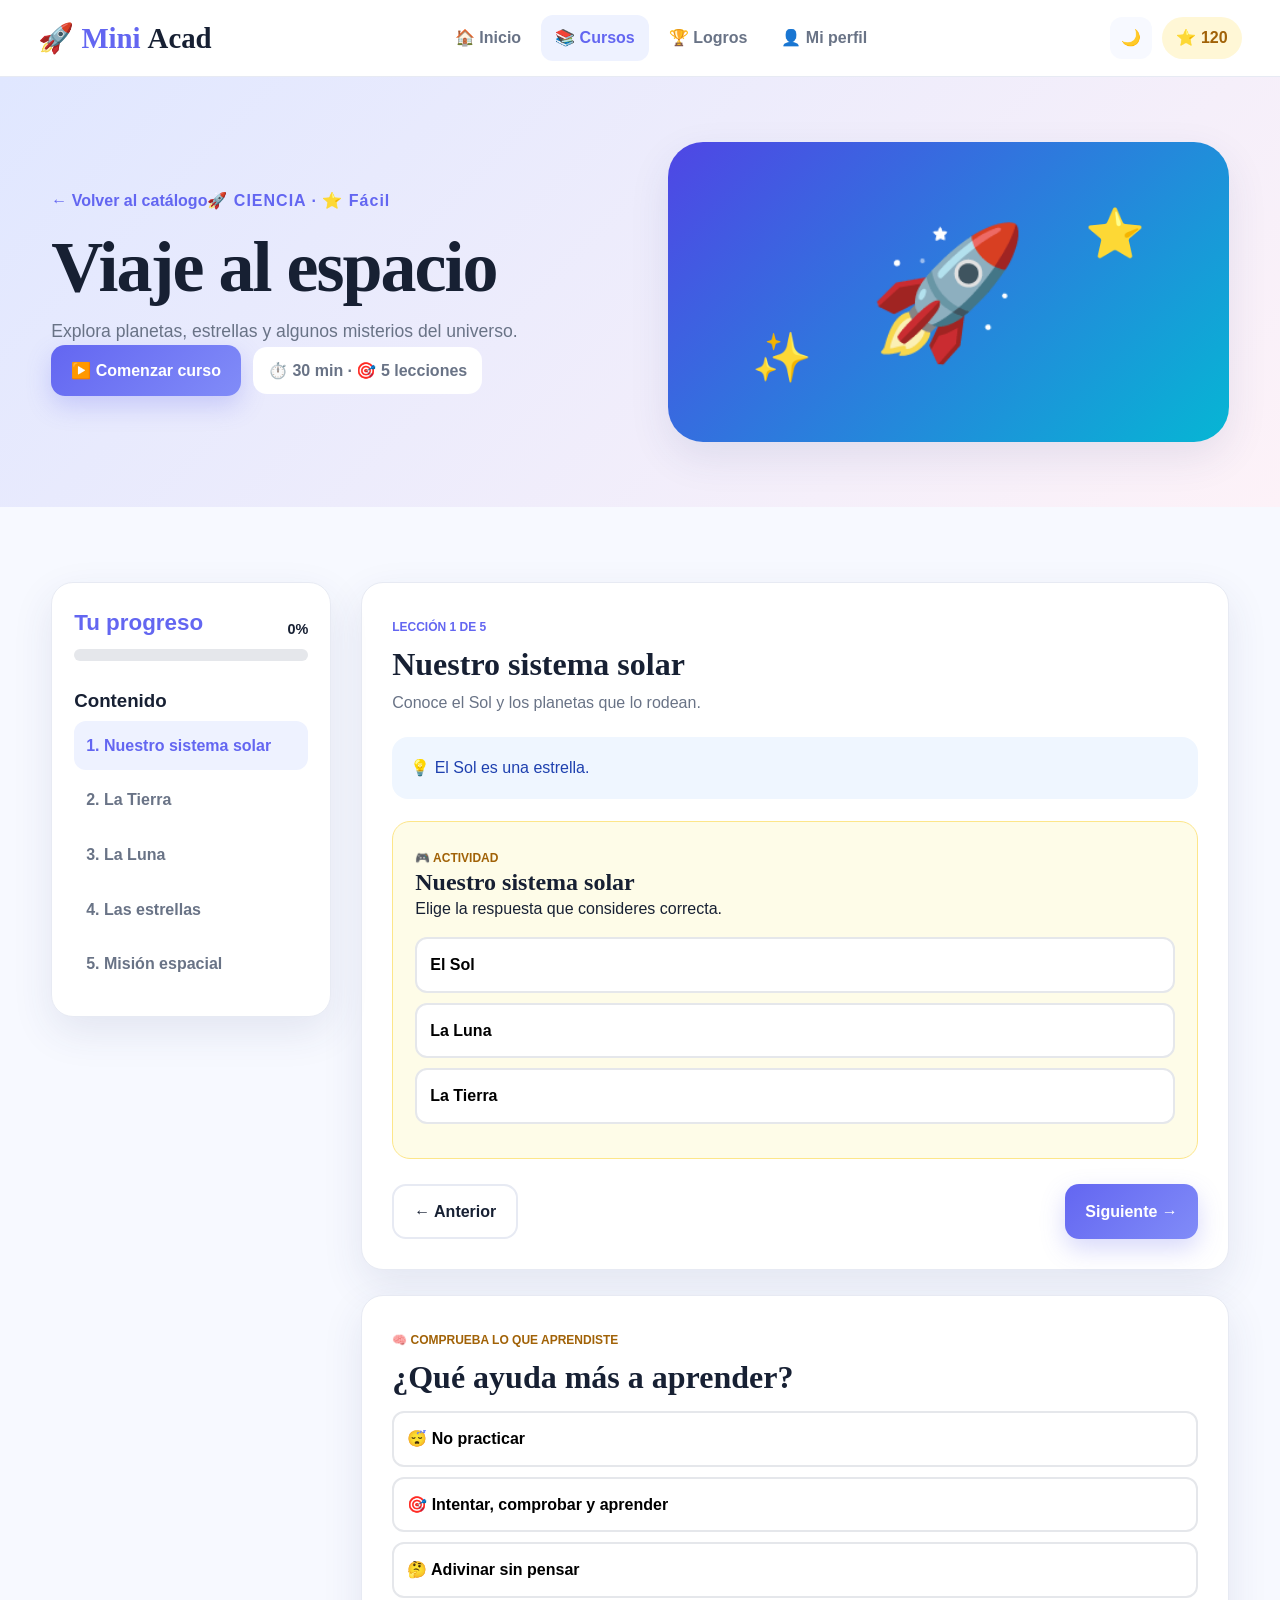
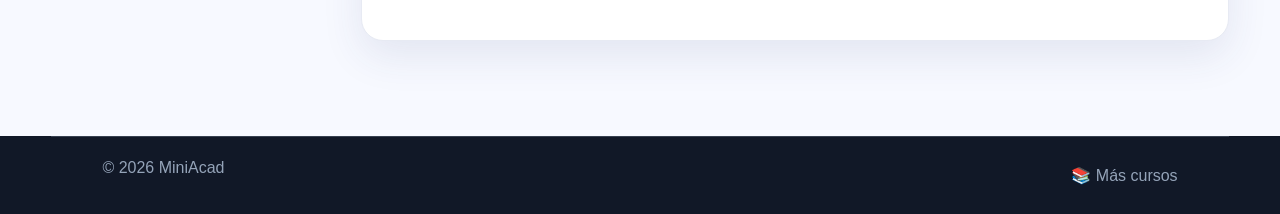
<file: viaje-al-espacio.html>
<!DOCTYPE html>
<html lang="es">
    <head>
    <meta charset="UTF-8">
    <meta name="viewport" content="width=device-width, initial-scale=1.0">
    <title>MiniAcad | Viaje al espacio</title>
    <link rel="icon" type="image/png" href="favicon.png">
    <link rel="stylesheet" href="styles.css">
    </head>
<body><header class="navbar"><div class="nav-container"><a class="logo" href="index.html">🚀 <strong>Mini</strong>Acad</a>
<nav class="nav-links"><a href="index.html">🏠 Inicio</a><a class="active" href="cursos.html">📚 Cursos</a><a href="index.html#logros">🏆 Logros</a><a href="index.html#perfil">👤 Mi perfil</a></nav>
<div class="nav-actions"><button class="icon-button" id="themeButton">🌙</button><span class="points-button">⭐ <span id="pointsCounter">120</span></span></div></div></header>
<main><section class="course-detail-hero"><div class="container detail-hero-grid"><div><a class="back-link" href="cursos.html">← Volver al catálogo</a><span class="course-label">🚀 CIENCIA · ⭐ Fácil</span><h1>Viaje al espacio</h1><p>Explora planetas, estrellas y algunos misterios del universo.</p><div class="hero-buttons"><button class="primary-button" id="startLearning">▶️ Comenzar curso</button><span class="course-pill">⏱️ 30 min · 🎯 5 lecciones</span></div></div>
<div class="detail-illustration">🚀<span>⭐</span><span>✨</span></div></div></section>
<section class="section"><div class="container detail-layout"><aside class="course-sidebar"><div class="sidebar-progress"><div class="progress-title"><strong>Tu progreso</strong><b id="courseProgressText">0%</b></div><div class="progress-bar"><span id="courseProgressBar" style="width:0%"></span></div></div><h3>Contenido</h3><button class="lesson-nav active" data-lesson="1">1. Nuestro sistema solar</button><button class="lesson-nav " data-lesson="2">2. La Tierra</button><button class="lesson-nav " data-lesson="3">3. La Luna</button><button class="lesson-nav " data-lesson="4">4. Las estrellas</button><button class="lesson-nav " data-lesson="5">5. Misión espacial</button></aside>
<div class="lesson-area"><article class="lesson-card" id="lessonCard"><span class="lesson-number" id="lessonNumber">LECCIÓN 1 DE 5</span><h2 id="lessonTitle"></h2><p id="lessonText"></p><div class="concept-box" id="conceptBox"></div>
<div class="activity-box"><span>🎮 ACTIVIDAD</span><h3 id="activityTitle"></h3><p id="activityText"></p><div class="answer-grid" id="answerGrid"></div><div class="question-result" id="questionResult"></div></div>
<div class="lesson-actions"><button class="secondary-button" id="prevLesson">← Anterior</button><button class="primary-button" id="nextLesson">Siguiente →</button></div></article>
<section class="question-card"><span>🧠 COMPRUEBA LO QUE APRENDISTE</span><h2>¿Qué ayuda más a aprender?</h2><div class="quiz-options"><button class="quiz-option" data-correct="false">😴 No practicar</button><button class="quiz-option" data-correct="true">🎯 Intentar, comprobar y aprender</button><button class="quiz-option" data-correct="false">🤔 Adivinar sin pensar</button></div><p class="quiz-feedback" id="quizFeedback"></p></section></div></div></section></main>
<footer class="footer"><div class="container footer-bottom"><span>© 2026 MiniAcad</span><a href="cursos.html">📚 Más cursos</a></div></footer>
<script>window.MINIACAD_COURSE={"slug": "viaje-al-espacio", "title": "Viaje al espacio", "lessons": [["Nuestro sistema solar", "Conoce el Sol y los planetas que lo rodean.", "💡 El Sol es una estrella.", ["El Sol", "La Luna", "La Tierra"]], ["La Tierra", "Nuestra Tierra es un planeta con agua, aire y vida.", "💡 La Tierra gira alrededor del Sol.", ["🌍 Tierra", "🪐 Saturno", "☀️ Sol"]], ["La Luna", "La Luna es el satélite natural de la Tierra.", "💡 La Luna refleja la luz del Sol.", ["La Luna", "El Sol", "Marte"]], ["Las estrellas", "Las estrellas son enormes objetos que producen luz y calor.", "💡 El Sol es la estrella más cercana a la Tierra.", ["Estrellas", "Solo nubes", "Solo aviones"]], ["Misión espacial", "Repasa lo aprendido y prepara una misión imaginaria.", "🏆 ¡Misión completada!", ["Viajar a un planeta", "Viajar sin traje", "No mirar el cielo"]]]};</script><script src="app.js"></script></body></html>
</file>
<file: styles.css>
/* MINIACAD - ESTILOS */
:root{--primary:#6366f1;--primary2:#818cf8;--cyan:#06b6d4;--green:#22c55e;--orange:#f59e0b;--pink:#ec4899;--bg:#f7f9ff;--surface:#fff;--text:#172033;--muted:#697386;--border:#e7eaf3;--shadow:0 15px 40px rgba(48,61,120,.1);--radius:22px}
*{box-sizing:border-box;margin:0;padding:0}html{scroll-behavior:smooth}body{font-family:Nunito,Arial,sans-serif;background:var(--bg);color:var(--text);line-height:1.6;transition:.25s}a{text-decoration:none;color:inherit}button,input{font:inherit}button{cursor:pointer}.container{width:min(1180px,92%);margin:auto}
.navbar{position:sticky;top:0;z-index:100;background:rgba(255,255,255,.92);backdrop-filter:blur(14px);border-bottom:1px solid var(--border)}.nav-container{width:min(1250px,94%);min-height:76px;margin:auto;display:flex;align-items:center;justify-content:space-between;gap:20px}.logo{font-family:"Baloo 2",cursive;font-size:1.8rem;font-weight:800;display:flex;gap:7px;align-items:center}.logo strong{color:var(--primary)}.nav-links{display:flex;gap:6px}.nav-links a{padding:10px 14px;border-radius:12px;color:var(--muted);font-weight:800}.nav-links a:hover,.nav-links .active{background:#eef2ff;color:var(--primary)}.nav-actions{display:flex;align-items:center;gap:10px}.icon-button{border:0;background:var(--bg);width:42px;height:42px;border-radius:12px}.points-button{background:#fff7d6;color:#a16207;padding:8px 14px;border-radius:30px;font-weight:900}
.hero{padding:85px 0;background:linear-gradient(135deg,#eef2ff,#f7f9ff,#fff7ed);overflow:hidden}.hero-grid,.detail-hero-grid{display:grid;grid-template-columns:1fr 1fr;gap:55px;align-items:center}.welcome-badge{display:inline-block;background:#e0e7ff;color:var(--primary);padding:8px 15px;border-radius:30px;font-weight:900;margin-bottom:18px}.hero h1,.catalog-hero h1,.course-detail-hero h1{font-family:"Baloo 2",cursive;font-size:clamp(3rem,6vw,5rem);line-height:.95;letter-spacing:-2px}.highlight{color:var(--orange)}.hero-description{font-size:1.1rem;color:var(--muted);max-width:650px;margin:24px 0}.hero-buttons{display:flex;flex-wrap:wrap;gap:12px;align-items:center}.primary-button,.secondary-button,.course-button{display:inline-flex;align-items:center;justify-content:center;border:0;border-radius:14px;padding:13px 20px;font-weight:900;transition:.25s}.primary-button{background:linear-gradient(135deg,var(--primary),var(--primary2));color:#fff;box-shadow:0 10px 25px rgba(99,102,241,.25)}.secondary-button{background:var(--surface);border:2px solid var(--border);color:var(--text)}.primary-button:hover,.secondary-button:hover,.course-button:hover{transform:translateY(-3px)}.hero-stats{display:flex;gap:35px;margin-top:30px}.hero-stats div{display:flex;flex-direction:column}.hero-stats strong{font:800 1.8rem "Baloo 2";line-height:1}.hero-stats span{font-size:.85rem;color:var(--muted)}
.hero-illustration{min-height:390px;display:grid;place-items:center;position:relative}.robot{animation:float 4s ease-in-out infinite;z-index:2}.robot .antenna{width:7px;height:42px;background:var(--primary);margin:auto}.robot .antenna:before{content:"";display:block;width:18px;height:18px;background:var(--orange);border-radius:50%;transform:translate(-5px,-9px)}.robot-head{width:175px;height:130px;background:#fff;border:6px solid #c7d2fe;border-radius:55px;position:relative}.eye{position:absolute;top:42px;width:24px;height:31px;background:#312e81;border-radius:50%}.e1{left:43px}.e2{right:43px}.mouth{position:absolute;left:61px;bottom:25px;width:45px;height:20px;border-bottom:5px solid #312e81;border-radius:50%}.robot-body{width:190px;height:145px;background:linear-gradient(135deg,#818cf8,#4f46e5);border-radius:45px;margin-top:-5px;box-shadow:0 20px 30px rgba(79,70,229,.25)}.robot-panel{color:#fff;background:#312e81;border-radius:15px;padding:12px;text-align:center;width:100px;margin:35px auto}.speech-bubble{position:absolute;top:45px;right:5%;background:#fff;padding:12px 18px;border-radius:20px;box-shadow:var(--shadow);font-weight:900}.planet{position:absolute;border-radius:50%;opacity:.7}.p1{width:180px;height:180px;background:#c7d2fe;left:8%;bottom:15px}.p2{width:65px;height:65px;background:#fde68a;right:10%;bottom:60px}.floating-star{position:absolute;font-size:2rem}.s1{top:30px;left:15%}.s2{right:18%;bottom:30px}
.progress-section{padding:30px 0}.progress-card{background:var(--surface);border:1px solid var(--border);border-radius:var(--radius);padding:25px;display:grid;grid-template-columns:auto 1fr auto;gap:20px;align-items:center;box-shadow:var(--shadow)}.progress-icon{width:60px;height:60px;display:grid;place-items:center;background:#eef2ff;border-radius:18px;font-size:2rem}.progress-title{display:flex;justify-content:space-between;align-items:end}.progress-title small,.section-heading small,.course-label{color:var(--primary);font-weight:900;letter-spacing:1px}.progress-title h2{font:800 1.5rem "Baloo 2"}.progress-title strong{color:var(--primary);font-size:1.4rem}.progress-bar{height:12px;background:#e5e7eb;border-radius:20px;overflow:hidden;margin:8px 0}.progress-bar span,.mini-progress span{display:block;height:100%;background:linear-gradient(90deg,var(--primary),var(--cyan));border-radius:inherit;transition:width .5s}.progress-card p{color:var(--muted);font-size:.85rem}.progress-medal{font-size:3rem}
.section{padding:75px 0}.section-heading{margin-bottom:30px}.section-heading h2{font:800 clamp(2rem,4vw,3rem) "Baloo 2";line-height:1;margin-top:5px}.section-heading p{color:var(--muted);margin-top:8px}.achievements-grid{display:grid;grid-template-columns:repeat(2,1fr);gap:20px}.achievement{display:flex;gap:18px;align-items:center;background:var(--surface);border:1px solid var(--border);border-radius:var(--radius);padding:22px;box-shadow:var(--shadow)}.achievement>span{font-size:2.7rem;background:#eef2ff;border-radius:20px;padding:14px}.achievement h3{font:800 1.3rem "Baloo 2"}.achievement p{color:var(--muted);font-size:.9rem}.locked{opacity:.55}
.profile-section{padding-top:10px}.profile-card{background:linear-gradient(135deg,#4f46e5,#7c3aed);color:#fff;border-radius:30px;padding:35px;display:grid;grid-template-columns:auto 1fr auto;gap:25px;align-items:center}.avatar{width:90px;height:90px;background:#fff;color:#111;border-radius:50%;display:grid;place-items:center;font-size:3.4rem}.profile-card h2{font:800 2rem "Baloo 2"}.profile-stats{display:flex;gap:25px}.profile-stats div{display:flex;flex-direction:column;text-align:center}.profile-stats strong{font-size:1.5rem}.profile-stats span{font-size:.75rem;opacity:.75}
.catalog-hero,.course-detail-hero{padding:65px 0;background:linear-gradient(135deg,#e0e7ff,#fdf2f8)}.catalog-hero p,.course-detail-hero p{color:var(--muted);font-size:1.1rem;margin-top:15px;max-width:700px}.back-link{display:inline-block;color:var(--primary);font-weight:900;margin-bottom:20px}.course-tools{display:flex;justify-content:space-between;gap:20px;margin-bottom:35px}.search-box{display:flex;align-items:center;gap:10px;background:var(--surface);border:2px solid var(--border);border-radius:15px;padding:0 15px;width:330px}.search-box:focus-within{border-color:var(--primary)}.search-box input{border:0;outline:0;background:transparent;color:var(--text);width:100%;padding:13px 0}.filter-group{display:flex;gap:8px;flex-wrap:wrap}.filter-button{border:1px solid var(--border);background:var(--surface);color:var(--muted);padding:9px 14px;border-radius:12px;font-weight:800}.filter-button.active,.filter-button:hover{background:var(--primary);color:#fff;border-color:var(--primary)}
.courses-grid{display:grid;grid-template-columns:repeat(3,1fr);gap:25px}.course-card{background:var(--surface);border:1px solid var(--border);border-radius:var(--radius);overflow:hidden;box-shadow:var(--shadow);transition:.25s}.course-card:hover{transform:translateY(-7px)}.course-image{height:180px;display:grid;place-items:center;position:relative;color:#fff;font-size:5rem}.course-image b{position:absolute;top:14px;left:14px;background:#22c55e;color:#fff;font-size:.7rem;padding:5px 10px;border-radius:20px}.technology{background:linear-gradient(135deg,#4f46e5,#06b6d4)}.science{background:linear-gradient(135deg,#16a34a,#22c55e)}.mathematics{background:linear-gradient(135deg,#ea580c,#f59e0b)}.creativity{background:linear-gradient(135deg,#db2777,#f472b6)}.animals{background:linear-gradient(135deg,#0f766e,#14b8a6)}.web{background:linear-gradient(135deg,#7c3aed,#ec4899)}.course-content{padding:22px}.course-meta,.course-details{display:flex;justify-content:space-between;gap:10px;color:var(--muted);font-size:.8rem;font-weight:800}.course-content h3{font:800 1.45rem "Baloo 2";margin:6px 0}.course-content p{color:var(--muted);font-size:.9rem;min-height:65px}.course-details{justify-content:flex-start;margin:14px 0}.course-progress{margin-bottom:15px}.mini-progress{height:7px;background:#e5e7eb;border-radius:20px;overflow:hidden}.course-progress small{color:var(--muted);font-size:.75rem}.course-button{width:100%;background:#eef2ff;color:var(--primary);margin-top:8px}.empty-state{text-align:center;display:none;padding:70px}.empty-state span{font-size:4rem}
.course-detail-hero h1{font-size:clamp(3rem,6vw,4.5rem)}.course-pill{background:var(--surface);padding:11px 15px;border-radius:14px;font-weight:800;color:var(--muted)}.detail-illustration{min-height:300px;border-radius:35px;background:linear-gradient(135deg,#4f46e5,#06b6d4);display:grid;place-items:center;font-size:8rem;position:relative;box-shadow:var(--shadow)}.detail-illustration span{font-size:3rem;position:absolute}.detail-illustration span:first-of-type{right:15%;top:18%}.detail-illustration span:last-of-type{left:15%;bottom:15%}.detail-layout{display:grid;grid-template-columns:280px 1fr;gap:30px;align-items:start}.course-sidebar{background:var(--surface);border:1px solid var(--border);border-radius:var(--radius);padding:22px;position:sticky;top:95px;box-shadow:var(--shadow)}.sidebar-progress{margin-bottom:25px}.sidebar-progress .progress-title{font-size:.9rem}.lesson-nav{display:block;width:100%;text-align:left;border:0;background:transparent;color:var(--muted);padding:12px;border-radius:12px;margin:5px 0;font-weight:800}.lesson-nav.active,.lesson-nav:hover{background:#eef2ff;color:var(--primary)}.lesson-card,.question-card{background:var(--surface);border:1px solid var(--border);border-radius:var(--radius);padding:30px;box-shadow:var(--shadow)}.lesson-number{font-size:.75rem;font-weight:900;color:var(--primary)}.lesson-card h2,.question-card h2{font:800 2rem "Baloo 2";margin:7px 0}.lesson-card>p,.question-card>p{color:var(--muted)}.concept-box{background:#eff6ff;color:#1e40af;padding:18px;border-radius:16px;margin:22px 0}.activity-box{background:#fefce8;border:1px solid #fde68a;border-radius:18px;padding:22px}.activity-box>span,.question-card>span{color:#a16207;font-size:.75rem;font-weight:900}.activity-box h3{font:800 1.5rem "Baloo 2"}.answer-grid,.quiz-options{display:grid;gap:10px;margin-top:15px}.answer-grid button,.quiz-option{border:2px solid #e5e7eb;background:#fff;padding:13px;border-radius:12px;text-align:left;font-weight:800}.answer-grid button:hover,.quiz-option:hover{border-color:var(--primary)}.correct{border-color:#22c55e!important;background:#f0fdf4!important}.wrong{border-color:#ef4444!important;background:#fef2f2!important}.question-result,.quiz-feedback{font-weight:900;margin-top:12px}.lesson-actions{display:flex;justify-content:space-between;margin-top:25px}.question-card{margin-top:25px}.footer{background:#111827;color:#fff;margin-top:20px}.footer-grid{display:grid;grid-template-columns:2fr 1fr 1fr;gap:40px;padding:55px 0}.footer a{display:block;color:#94a3b8;margin:8px 0}.footer-logo{font-size:1.6rem}.footer p{color:#94a3b8}.footer-bottom{border-top:1px solid #374151;padding:18px 4%;display:flex;justify-content:space-between;color:#94a3b8}
body.dark-mode{--bg:#111827;--surface:#1f2937;--text:#f8fafc;--muted:#cbd5e1;--border:#374151}.dark-mode .navbar{background:rgba(17,24,39,.94)}.dark-mode .hero,.dark-mode .catalog-hero,.dark-mode .course-detail-hero{background:linear-gradient(135deg,#1e1b4b,#111827,#422006)}.dark-mode .nav-links a:hover,.dark-mode .nav-links .active,.dark-mode .lesson-nav.active{background:#312e81}.dark-mode .answer-grid button,.dark-mode .quiz-option{background:#111827;color:#fff;border-color:#374151}
@keyframes float{50%{transform:translateY(-10px)}}@media(max-width:950px){.nav-links{display:none}.hero-grid,.detail-hero-grid{grid-template-columns:1fr;text-align:center}.hero-description{margin-left:auto;margin-right:auto}.hero-buttons,.hero-stats{justify-content:center}.courses-grid{grid-template-columns:repeat(2,1fr)}.course-tools{flex-direction:column}.search-box{width:100%}.detail-layout{grid-template-columns:1fr}.course-sidebar{position:static}.profile-card{grid-template-columns:auto 1fr}.profile-stats{grid-column:1/-1;justify-content:center}}@media(max-width:650px){.nav-container{min-height:68px}.nav-links{display:none}.hero{padding:60px 0}.hero h1,.catalog-hero h1{font-size:3rem}.hero-illustration{transform:scale(.85);margin:-25px 0}.progress-card{grid-template-columns:auto 1fr}.progress-medal{display:none}.courses-grid,.achievements-grid{grid-template-columns:1fr}.profile-card{grid-template-columns:1fr;text-align:center}.avatar{margin:auto}.profile-stats{grid-column:auto}.footer-grid{grid-template-columns:1fr}.footer-bottom{flex-direction:column;gap:8px}.detail-illustration{min-height:240px}.course-pill{display:block}.lesson-card,.question-card{padding:22px}}

.course-image.life{background:linear-gradient(135deg,#0ea5e9,#22c55e)}
.course-image.language{background:linear-gradient(135deg,#2563eb,#60a5fa)}
.course-image.math{background:linear-gradient(135deg,#ea580c,#facc15)}
.catalog-count{color:var(--muted);margin-bottom:18px;font-weight:800}
.all-courses-note{background:#eef2ff;color:#3730a3;border-radius:18px;padding:16px;margin-bottom:25px;font-weight:800}
</file>
